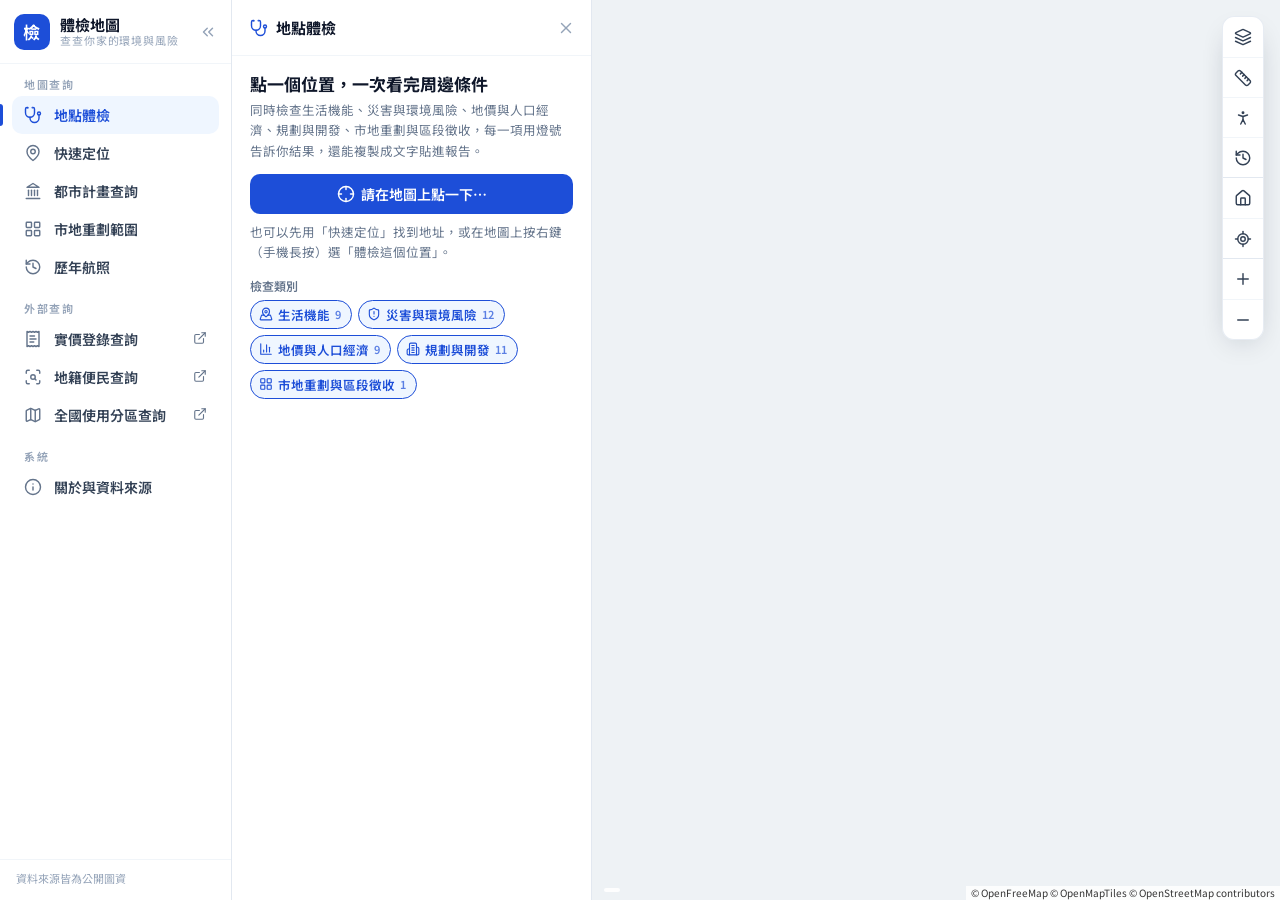
<file: index.html>
<!DOCTYPE html>
<html lang="zh-Hant">
<head>
<meta charset="utf-8">
<meta name="viewport" content="width=device-width, initial-scale=1">
<title>體檢地圖</title>
<meta http-equiv="refresh" content="0; url=platform/">
<link rel="canonical" href="platform/">
<style>
:root{--bg:#fff;--fg:#1d1d1f;--muted:#666;--acc:#1d4ed8}
@media (prefers-color-scheme:dark){:root:not([data-theme="light"]){--bg:#1b1b1d;--fg:#eee;--muted:#aaa;--acc:#93c5fd}}
:root[data-theme="dark"]{--bg:#1b1b1d;--fg:#eee;--muted:#aaa;--acc:#93c5fd}
html,body{margin:0;background:var(--bg);color:var(--fg);font-family:"Noto Sans TC","Microsoft JhengHei",system-ui,sans-serif}
main{max-width:560px;margin:15vh auto 0;padding:0 16px;line-height:1.7}
a{color:var(--acc)} p{color:var(--muted)}
</style>
</head>
<body>
<main>
  <h1>體檢地圖</h1>
  <p>正在前往整合版地圖⋯ 如果沒有自動跳轉，請點 <a href="platform/">開啟體檢地圖</a>。</p>
  <p>舊版「六都市地重劃與區段徵收地圖」（含完整清單與圖層下載）：<a href="legacy/">legacy/</a></p>
</main>
<script>location.replace('platform/' + location.search + location.hash)</script>
</body>
</html>
</file>
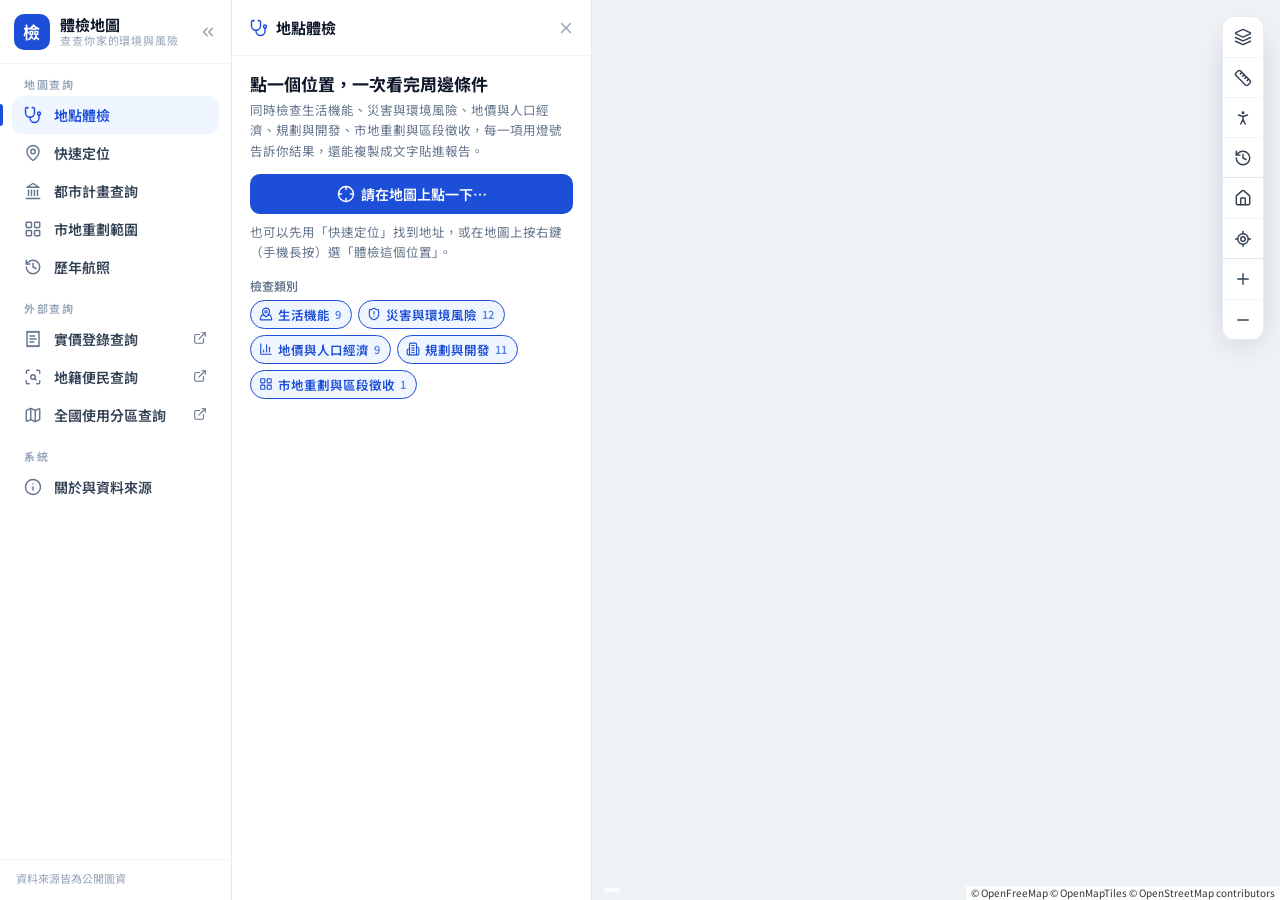
<file: platform/index.html>
<!doctype html>
<html lang="zh-Hant-TW">
<head>
  <meta charset="utf-8">
  <meta name="viewport" content="width=device-width, initial-scale=1, viewport-fit=cover">
  <title>體檢地圖</title>
  <meta name="description" content="輸入地址或在地圖上點一下，就能查你家附近的淹水、液化、斷層等災害風險，以及生活機能、都市計畫分區、重劃與開發計畫。全部使用政府公開資料，免登入、免費。">
  <link rel="preconnect" href="https://fonts.googleapis.com">
  <link rel="preconnect" href="https://fonts.gstatic.com" crossorigin>
  <link href="https://fonts.googleapis.com/css2?family=Noto+Sans+TC:wght@400;500;600;700&display=swap" rel="stylesheet">
  <link rel="stylesheet" href="vendor/leaflet.css">
  <link rel="stylesheet" href="vendor/maplibre-gl.css">
  <link rel="stylesheet" href="css/app.css">
</head>
<body>
  <div id="app">
    <!-- 左側功能選單 -->
    <aside id="sidebar" class="sidebar">
      <div class="brand">
        <button class="brand-mark" id="brandMark" type="button" aria-label="展開或收合選單"></button>
        <div class="brand-text">
          <div class="brand-name" id="brandName"></div>
          <div class="brand-sub" id="brandSub"></div>
        </div>
        <button class="icon-btn collapse-btn" id="collapseBtn" type="button" title="收合選單"><i data-lucide="chevrons-left"></i></button>
      </div>
      <nav class="nav" id="nav"></nav>
      <div class="sidebar-foot">
        <span class="foot-text">資料來源皆為公開圖資</span>
      </div>
    </aside>

    <!-- 左側滑出面板 -->
    <section id="panel" class="panel" hidden>
      <header class="panel-head">
        <div class="panel-title"></div>
        <button class="icon-btn" id="panelClose" type="button" aria-label="關閉"><i data-lucide="x"></i></button>
      </header>
      <div class="panel-body" id="panelBody"></div>
    </section>

    <!-- 地圖 -->
    <main class="map-wrap">
      <div id="map"></div>

      <!-- 右上工具列 -->
      <div class="tool-dock" id="toolDock"></div>

      <!-- 右側圖層面板 -->
      <section id="layerPanel" class="layer-panel" hidden>
        <header class="panel-head">
          <div class="panel-title"><i data-lucide="layers"></i><span>圖層與底圖</span></div>
          <button class="icon-btn" id="layerClose" type="button" aria-label="關閉"><i data-lucide="x"></i></button>
        </header>
        <div class="panel-body" id="layerBody"></div>
      </section>

      <!-- 量測結果 -->
      <div class="measure-bar" id="measureBar" hidden></div>

      <!-- 歷年航照比對 -->
      <div class="swipe-handle" id="swipeHandle" hidden><div class="swipe-knob"></div></div>
      <div class="swipe-bar" id="swipeBar" hidden></div>

      <!-- 座標列 -->
      <div class="coord-bar" id="coordBar"></div>

      <div class="toast" id="toast" role="status" aria-live="polite"></div>
    </main>
  </div>

  <!-- 列印用：地點體檢報告（平常不顯示） -->
  <div id="printSheet" class="print-sheet"></div>

  <!-- 右鍵選單 -->
  <div class="ctx-menu" id="ctxMenu" hidden></div>

  <script src="vendor/leaflet.js"></script>
  <script src="vendor/maplibre-gl.js"></script>
  <script src="vendor/leaflet-maplibre-gl.js"></script>
  <script src="vendor/proj4.js"></script>
  <script src="vendor/lucide.min.js"></script>
  <script src="js/config.js"></script>
  <script src="js/catalog.js"></script>
  <script src="js/gis-core.js"></script>
  <script>
    // 圖資包：每包一個資料夾 packs/<id>/pack.js。少了哪一包（檔案不存在）只是那一包不出現，不影響其他功能。
    // 測試或試用時可用網址參數指定：?packs=living,risk
    (function () {
      var want = new URLSearchParams(location.search).get('packs')
      var ids = (want === null ? 'living,risk,economy,planning,landdev' : want).split(',').filter(function (s) { return /^[\w-]+$/.test(s) })
      window.GIS_PACK_ERRORS = []
      ids.forEach(function (id) {
        document.write('<script src="packs/' + id + '/pack.js" onerror="GIS_PACK_ERRORS.push(\'' + id + '\')"><\/script>')
      })
    })()
  </script>
  <script src="js/app.js"></script>
  <script src="js/packs-ui.js"></script>
  <script src="js/sitecheck.js"></script>
  <script src="js/timeline.js"></script>
</body>
</html>
</file>
<file: platform/vendor/leaflet.css>
/* required styles */

.leaflet-pane,
.leaflet-tile,
.leaflet-marker-icon,
.leaflet-marker-shadow,
.leaflet-tile-container,
.leaflet-pane > svg,
.leaflet-pane > canvas,
.leaflet-zoom-box,
.leaflet-image-layer,
.leaflet-layer {
	position: absolute;
	left: 0;
	top: 0;
	}
.leaflet-container {
	overflow: hidden;
	}
.leaflet-tile,
.leaflet-marker-icon,
.leaflet-marker-shadow {
	-webkit-user-select: none;
	   -moz-user-select: none;
	        user-select: none;
	  -webkit-user-drag: none;
	}
/* Prevents IE11 from highlighting tiles in blue */
.leaflet-tile::selection {
	background: transparent;
}
/* Safari renders non-retina tile on retina better with this, but Chrome is worse */
.leaflet-safari .leaflet-tile {
	image-rendering: -webkit-optimize-contrast;
	}
/* hack that prevents hw layers "stretching" when loading new tiles */
.leaflet-safari .leaflet-tile-container {
	width: 1600px;
	height: 1600px;
	-webkit-transform-origin: 0 0;
	}
.leaflet-marker-icon,
.leaflet-marker-shadow {
	display: block;
	}
/* .leaflet-container svg: reset svg max-width decleration shipped in Joomla! (joomla.org) 3.x */
/* .leaflet-container img: map is broken in FF if you have max-width: 100% on tiles */
.leaflet-container .leaflet-overlay-pane svg {
	max-width: none !important;
	max-height: none !important;
	}
.leaflet-container .leaflet-marker-pane img,
.leaflet-container .leaflet-shadow-pane img,
.leaflet-container .leaflet-tile-pane img,
.leaflet-container img.leaflet-image-layer,
.leaflet-container .leaflet-tile {
	max-width: none !important;
	max-height: none !important;
	width: auto;
	padding: 0;
	}

.leaflet-container img.leaflet-tile {
	/* See: https://bugs.chromium.org/p/chromium/issues/detail?id=600120 */
	mix-blend-mode: plus-lighter;
}

.leaflet-container.leaflet-touch-zoom {
	-ms-touch-action: pan-x pan-y;
	touch-action: pan-x pan-y;
	}
.leaflet-container.leaflet-touch-drag {
	-ms-touch-action: pinch-zoom;
	/* Fallback for FF which doesn't support pinch-zoom */
	touch-action: none;
	touch-action: pinch-zoom;
}
.leaflet-container.leaflet-touch-drag.leaflet-touch-zoom {
	-ms-touch-action: none;
	touch-action: none;
}
.leaflet-container {
	-webkit-tap-highlight-color: transparent;
}
.leaflet-container a {
	-webkit-tap-highlight-color: rgba(51, 181, 229, 0.4);
}
.leaflet-tile {
	filter: inherit;
	visibility: hidden;
	}
.leaflet-tile-loaded {
	visibility: inherit;
	}
.leaflet-zoom-box {
	width: 0;
	height: 0;
	-moz-box-sizing: border-box;
	     box-sizing: border-box;
	z-index: 800;
	}
/* workaround for https://bugzilla.mozilla.org/show_bug.cgi?id=888319 */
.leaflet-overlay-pane svg {
	-moz-user-select: none;
	}

.leaflet-pane         { z-index: 400; }

.leaflet-tile-pane    { z-index: 200; }
.leaflet-overlay-pane { z-index: 400; }
.leaflet-shadow-pane  { z-index: 500; }
.leaflet-marker-pane  { z-index: 600; }
.leaflet-tooltip-pane   { z-index: 650; }
.leaflet-popup-pane   { z-index: 700; }

.leaflet-map-pane canvas { z-index: 100; }
.leaflet-map-pane svg    { z-index: 200; }

.leaflet-vml-shape {
	width: 1px;
	height: 1px;
	}
.lvml {
	behavior: url(#default#VML);
	display: inline-block;
	position: absolute;
	}


/* control positioning */

.leaflet-control {
	position: relative;
	z-index: 800;
	pointer-events: visiblePainted; /* IE 9-10 doesn't have auto */
	pointer-events: auto;
	}
.leaflet-top,
.leaflet-bottom {
	position: absolute;
	z-index: 1000;
	pointer-events: none;
	}
.leaflet-top {
	top: 0;
	}
.leaflet-right {
	right: 0;
	}
.leaflet-bottom {
	bottom: 0;
	}
.leaflet-left {
	left: 0;
	}
.leaflet-control {
	float: left;
	clear: both;
	}
.leaflet-right .leaflet-control {
	float: right;
	}
.leaflet-top .leaflet-control {
	margin-top: 10px;
	}
.leaflet-bottom .leaflet-control {
	margin-bottom: 10px;
	}
.leaflet-left .leaflet-control {
	margin-left: 10px;
	}
.leaflet-right .leaflet-control {
	margin-right: 10px;
	}


/* zoom and fade animations */

.leaflet-fade-anim .leaflet-popup {
	opacity: 0;
	-webkit-transition: opacity 0.2s linear;
	   -moz-transition: opacity 0.2s linear;
	        transition: opacity 0.2s linear;
	}
.leaflet-fade-anim .leaflet-map-pane .leaflet-popup {
	opacity: 1;
	}
.leaflet-zoom-animated {
	-webkit-transform-origin: 0 0;
	    -ms-transform-origin: 0 0;
	        transform-origin: 0 0;
	}
svg.leaflet-zoom-animated {
	will-change: transform;
}

.leaflet-zoom-anim .leaflet-zoom-animated {
	-webkit-transition: -webkit-transform 0.25s cubic-bezier(0,0,0.25,1);
	   -moz-transition:    -moz-transform 0.25s cubic-bezier(0,0,0.25,1);
	        transition:         transform 0.25s cubic-bezier(0,0,0.25,1);
	}
.leaflet-zoom-anim .leaflet-tile,
.leaflet-pan-anim .leaflet-tile {
	-webkit-transition: none;
	   -moz-transition: none;
	        transition: none;
	}

.leaflet-zoom-anim .leaflet-zoom-hide {
	visibility: hidden;
	}


/* cursors */

.leaflet-interactive {
	cursor: pointer;
	}
.leaflet-grab {
	cursor: -webkit-grab;
	cursor:    -moz-grab;
	cursor:         grab;
	}
.leaflet-crosshair,
.leaflet-crosshair .leaflet-interactive {
	cursor: crosshair;
	}
.leaflet-popup-pane,
.leaflet-control {
	cursor: auto;
	}
.leaflet-dragging .leaflet-grab,
.leaflet-dragging .leaflet-grab .leaflet-interactive,
.leaflet-dragging .leaflet-marker-draggable {
	cursor: move;
	cursor: -webkit-grabbing;
	cursor:    -moz-grabbing;
	cursor:         grabbing;
	}

/* marker & overlays interactivity */
.leaflet-marker-icon,
.leaflet-marker-shadow,
.leaflet-image-layer,
.leaflet-pane > svg path,
.leaflet-tile-container {
	pointer-events: none;
	}

.leaflet-marker-icon.leaflet-interactive,
.leaflet-image-layer.leaflet-interactive,
.leaflet-pane > svg path.leaflet-interactive,
svg.leaflet-image-layer.leaflet-interactive path {
	pointer-events: visiblePainted; /* IE 9-10 doesn't have auto */
	pointer-events: auto;
	}

/* visual tweaks */

.leaflet-container {
	background: #ddd;
	outline-offset: 1px;
	}
.leaflet-container a {
	color: #0078A8;
	}
.leaflet-zoom-box {
	border: 2px dotted #38f;
	background: rgba(255,255,255,0.5);
	}


/* general typography */
.leaflet-container {
	font-family: "Helvetica Neue", Arial, Helvetica, sans-serif;
	font-size: 12px;
	font-size: 0.75rem;
	line-height: 1.5;
	}


/* general toolbar styles */

.leaflet-bar {
	box-shadow: 0 1px 5px rgba(0,0,0,0.65);
	border-radius: 4px;
	}
.leaflet-bar a {
	background-color: #fff;
	border-bottom: 1px solid #ccc;
	width: 26px;
	height: 26px;
	line-height: 26px;
	display: block;
	text-align: center;
	text-decoration: none;
	color: black;
	}
.leaflet-bar a,
.leaflet-control-layers-toggle {
	background-position: 50% 50%;
	background-repeat: no-repeat;
	display: block;
	}
.leaflet-bar a:hover,
.leaflet-bar a:focus {
	background-color: #f4f4f4;
	}
.leaflet-bar a:first-child {
	border-top-left-radius: 4px;
	border-top-right-radius: 4px;
	}
.leaflet-bar a:last-child {
	border-bottom-left-radius: 4px;
	border-bottom-right-radius: 4px;
	border-bottom: none;
	}
.leaflet-bar a.leaflet-disabled {
	cursor: default;
	background-color: #f4f4f4;
	color: #bbb;
	}

.leaflet-touch .leaflet-bar a {
	width: 30px;
	height: 30px;
	line-height: 30px;
	}
.leaflet-touch .leaflet-bar a:first-child {
	border-top-left-radius: 2px;
	border-top-right-radius: 2px;
	}
.leaflet-touch .leaflet-bar a:last-child {
	border-bottom-left-radius: 2px;
	border-bottom-right-radius: 2px;
	}

/* zoom control */

.leaflet-control-zoom-in,
.leaflet-control-zoom-out {
	font: bold 18px 'Lucida Console', Monaco, monospace;
	text-indent: 1px;
	}

.leaflet-touch .leaflet-control-zoom-in, .leaflet-touch .leaflet-control-zoom-out  {
	font-size: 22px;
	}


/* layers control */

.leaflet-control-layers {
	box-shadow: 0 1px 5px rgba(0,0,0,0.4);
	background: #fff;
	border-radius: 5px;
	}
.leaflet-control-layers-toggle {
	background-image: url(images/layers.png);
	width: 36px;
	height: 36px;
	}
.leaflet-retina .leaflet-control-layers-toggle {
	background-image: url(images/layers-2x.png);
	background-size: 26px 26px;
	}
.leaflet-touch .leaflet-control-layers-toggle {
	width: 44px;
	height: 44px;
	}
.leaflet-control-layers .leaflet-control-layers-list,
.leaflet-control-layers-expanded .leaflet-control-layers-toggle {
	display: none;
	}
.leaflet-control-layers-expanded .leaflet-control-layers-list {
	display: block;
	position: relative;
	}
.leaflet-control-layers-expanded {
	padding: 6px 10px 6px 6px;
	color: #333;
	background: #fff;
	}
.leaflet-control-layers-scrollbar {
	overflow-y: scroll;
	overflow-x: hidden;
	padding-right: 5px;
	}
.leaflet-control-layers-selector {
	margin-top: 2px;
	position: relative;
	top: 1px;
	}
.leaflet-control-layers label {
	display: block;
	font-size: 13px;
	font-size: 1.08333em;
	}
.leaflet-control-layers-separator {
	height: 0;
	border-top: 1px solid #ddd;
	margin: 5px -10px 5px -6px;
	}

/* Default icon URLs */
.leaflet-default-icon-path { /* used only in path-guessing heuristic, see L.Icon.Default */
	background-image: url(images/marker-icon.png);
	}


/* attribution and scale controls */

.leaflet-container .leaflet-control-attribution {
	background: #fff;
	background: rgba(255, 255, 255, 0.8);
	margin: 0;
	}
.leaflet-control-attribution,
.leaflet-control-scale-line {
	padding: 0 5px;
	color: #333;
	line-height: 1.4;
	}
.leaflet-control-attribution a {
	text-decoration: none;
	}
.leaflet-control-attribution a:hover,
.leaflet-control-attribution a:focus {
	text-decoration: underline;
	}
.leaflet-attribution-flag {
	display: inline !important;
	vertical-align: baseline !important;
	width: 1em;
	height: 0.6669em;
	}
.leaflet-left .leaflet-control-scale {
	margin-left: 5px;
	}
.leaflet-bottom .leaflet-control-scale {
	margin-bottom: 5px;
	}
.leaflet-control-scale-line {
	border: 2px solid #777;
	border-top: none;
	line-height: 1.1;
	padding: 2px 5px 1px;
	white-space: nowrap;
	-moz-box-sizing: border-box;
	     box-sizing: border-box;
	background: rgba(255, 255, 255, 0.8);
	text-shadow: 1px 1px #fff;
	}
.leaflet-control-scale-line:not(:first-child) {
	border-top: 2px solid #777;
	border-bottom: none;
	margin-top: -2px;
	}
.leaflet-control-scale-line:not(:first-child):not(:last-child) {
	border-bottom: 2px solid #777;
	}

.leaflet-touch .leaflet-control-attribution,
.leaflet-touch .leaflet-control-layers,
.leaflet-touch .leaflet-bar {
	box-shadow: none;
	}
.leaflet-touch .leaflet-control-layers,
.leaflet-touch .leaflet-bar {
	border: 2px solid rgba(0,0,0,0.2);
	background-clip: padding-box;
	}


/* popup */

.leaflet-popup {
	position: absolute;
	text-align: center;
	margin-bottom: 20px;
	}
.leaflet-popup-content-wrapper {
	padding: 1px;
	text-align: left;
	border-radius: 12px;
	}
.leaflet-popup-content {
	margin: 13px 24px 13px 20px;
	line-height: 1.3;
	font-size: 13px;
	font-size: 1.08333em;
	min-height: 1px;
	}
.leaflet-popup-content p {
	margin: 17px 0;
	margin: 1.3em 0;
	}
.leaflet-popup-tip-container {
	width: 40px;
	height: 20px;
	position: absolute;
	left: 50%;
	margin-top: -1px;
	margin-left: -20px;
	overflow: hidden;
	pointer-events: none;
	}
.leaflet-popup-tip {
	width: 17px;
	height: 17px;
	padding: 1px;

	margin: -10px auto 0;
	pointer-events: auto;

	-webkit-transform: rotate(45deg);
	   -moz-transform: rotate(45deg);
	    -ms-transform: rotate(45deg);
	        transform: rotate(45deg);
	}
.leaflet-popup-content-wrapper,
.leaflet-popup-tip {
	background: white;
	color: #333;
	box-shadow: 0 3px 14px rgba(0,0,0,0.4);
	}
.leaflet-container a.leaflet-popup-close-button {
	position: absolute;
	top: 0;
	right: 0;
	border: none;
	text-align: center;
	width: 24px;
	height: 24px;
	font: 16px/24px Tahoma, Verdana, sans-serif;
	color: #757575;
	text-decoration: none;
	background: transparent;
	}
.leaflet-container a.leaflet-popup-close-button:hover,
.leaflet-container a.leaflet-popup-close-button:focus {
	color: #585858;
	}
.leaflet-popup-scrolled {
	overflow: auto;
	}

.leaflet-oldie .leaflet-popup-content-wrapper {
	-ms-zoom: 1;
	}
.leaflet-oldie .leaflet-popup-tip {
	width: 24px;
	margin: 0 auto;

	-ms-filter: "progid:DXImageTransform.Microsoft.Matrix(M11=0.70710678, M12=0.70710678, M21=-0.70710678, M22=0.70710678)";
	filter: progid:DXImageTransform.Microsoft.Matrix(M11=0.70710678, M12=0.70710678, M21=-0.70710678, M22=0.70710678);
	}

.leaflet-oldie .leaflet-control-zoom,
.leaflet-oldie .leaflet-control-layers,
.leaflet-oldie .leaflet-popup-content-wrapper,
.leaflet-oldie .leaflet-popup-tip {
	border: 1px solid #999;
	}


/* div icon */

.leaflet-div-icon {
	background: #fff;
	border: 1px solid #666;
	}


/* Tooltip */
/* Base styles for the element that has a tooltip */
.leaflet-tooltip {
	position: absolute;
	padding: 6px;
	background-color: #fff;
	border: 1px solid #fff;
	border-radius: 3px;
	color: #222;
	white-space: nowrap;
	-webkit-user-select: none;
	-moz-user-select: none;
	-ms-user-select: none;
	user-select: none;
	pointer-events: none;
	box-shadow: 0 1px 3px rgba(0,0,0,0.4);
	}
.leaflet-tooltip.leaflet-interactive {
	cursor: pointer;
	pointer-events: auto;
	}
.leaflet-tooltip-top:before,
.leaflet-tooltip-bottom:before,
.leaflet-tooltip-left:before,
.leaflet-tooltip-right:before {
	position: absolute;
	pointer-events: none;
	border: 6px solid transparent;
	background: transparent;
	content: "";
	}

/* Directions */

.leaflet-tooltip-bottom {
	margin-top: 6px;
}
.leaflet-tooltip-top {
	margin-top: -6px;
}
.leaflet-tooltip-bottom:before,
.leaflet-tooltip-top:before {
	left: 50%;
	margin-left: -6px;
	}
.leaflet-tooltip-top:before {
	bottom: 0;
	margin-bottom: -12px;
	border-top-color: #fff;
	}
.leaflet-tooltip-bottom:before {
	top: 0;
	margin-top: -12px;
	margin-left: -6px;
	border-bottom-color: #fff;
	}
.leaflet-tooltip-left {
	margin-left: -6px;
}
.leaflet-tooltip-right {
	margin-left: 6px;
}
.leaflet-tooltip-left:before,
.leaflet-tooltip-right:before {
	top: 50%;
	margin-top: -6px;
	}
.leaflet-tooltip-left:before {
	right: 0;
	margin-right: -12px;
	border-left-color: #fff;
	}
.leaflet-tooltip-right:before {
	left: 0;
	margin-left: -12px;
	border-right-color: #fff;
	}

/* Printing */

@media print {
	/* Prevent printers from removing background-images of controls. */
	.leaflet-control {
		-webkit-print-color-adjust: exact;
		print-color-adjust: exact;
		}
	}
</file>
<file: platform/vendor/maplibre-gl.css>
.maplibregl-map{font:12px/20px Helvetica Neue,Arial,Helvetica,sans-serif;overflow:hidden;position:relative;-webkit-tap-highlight-color:rgb(0 0 0/0)}.maplibregl-canvas{left:0;position:absolute;top:0}.maplibregl-map:fullscreen{height:100%;width:100%}.maplibregl-ctrl-group button.maplibregl-ctrl-compass{touch-action:none}.maplibregl-canvas-container.maplibregl-interactive,.maplibregl-ctrl-group button.maplibregl-ctrl-compass{cursor:grab;-webkit-user-select:none;-moz-user-select:none;user-select:none}.maplibregl-canvas-container.maplibregl-interactive.maplibregl-track-pointer{cursor:pointer}.maplibregl-canvas-container.maplibregl-interactive:active,.maplibregl-ctrl-group button.maplibregl-ctrl-compass:active{cursor:grabbing}.maplibregl-canvas-container.maplibregl-touch-zoom-rotate,.maplibregl-canvas-container.maplibregl-touch-zoom-rotate .maplibregl-canvas{touch-action:pan-x pan-y}.maplibregl-canvas-container.maplibregl-touch-drag-pan,.maplibregl-canvas-container.maplibregl-touch-drag-pan .maplibregl-canvas{touch-action:pinch-zoom}.maplibregl-canvas-container.maplibregl-touch-zoom-rotate.maplibregl-touch-drag-pan,.maplibregl-canvas-container.maplibregl-touch-zoom-rotate.maplibregl-touch-drag-pan .maplibregl-canvas{touch-action:none}.maplibregl-canvas-container.maplibregl-touch-drag-pan.maplibregl-cooperative-gestures,.maplibregl-canvas-container.maplibregl-touch-drag-pan.maplibregl-cooperative-gestures .maplibregl-canvas{touch-action:pan-x pan-y}.maplibregl-ctrl-bottom-left,.maplibregl-ctrl-bottom-right,.maplibregl-ctrl-top-left,.maplibregl-ctrl-top-right{pointer-events:none;position:absolute;z-index:2}.maplibregl-ctrl-top-left{left:0;top:0}.maplibregl-ctrl-top-right{right:0;top:0}.maplibregl-ctrl-bottom-left{bottom:0;left:0}.maplibregl-ctrl-bottom-right{bottom:0;right:0}.maplibregl-ctrl{clear:both;pointer-events:auto;transform:translate(0)}.maplibregl-ctrl-top-left .maplibregl-ctrl{float:left;margin:10px 0 0 10px}.maplibregl-ctrl-top-right .maplibregl-ctrl{float:right;margin:10px 10px 0 0}.maplibregl-ctrl-bottom-left .maplibregl-ctrl{float:left;margin:0 0 10px 10px}.maplibregl-ctrl-bottom-right .maplibregl-ctrl{float:right;margin:0 10px 10px 0}.maplibregl-ctrl-group{background:#fff;border-radius:4px}.maplibregl-ctrl-group:not(:empty){box-shadow:0 0 0 2px rgba(0,0,0,.1)}@media (forced-colors:active){.maplibregl-ctrl-group:not(:empty){box-shadow:0 0 0 2px ButtonText}}.maplibregl-ctrl-group button{background-color:transparent;border:0;box-sizing:border-box;cursor:pointer;display:block;height:29px;outline:none;padding:0;width:29px}.maplibregl-ctrl-group button+button{border-top:1px solid #ddd}.maplibregl-ctrl button .maplibregl-ctrl-icon{background-position:50%;background-repeat:no-repeat;display:block;height:100%;width:100%}@media (forced-colors:active){.maplibregl-ctrl-icon{background-color:transparent}.maplibregl-ctrl-group button+button{border-top:1px solid ButtonText}}.maplibregl-ctrl button::-moz-focus-inner{border:0;padding:0}.maplibregl-ctrl-attrib-button:focus,.maplibregl-ctrl-group button:focus{box-shadow:0 0 2px 2px #0096ff}.maplibregl-ctrl button:disabled{cursor:not-allowed}.maplibregl-ctrl button:disabled .maplibregl-ctrl-icon{opacity:.25}.maplibregl-ctrl button:not(:disabled):hover{background-color:rgb(0 0 0/5%)}.maplibregl-ctrl-group button:focus:focus-visible{box-shadow:0 0 2px 2px #0096ff}.maplibregl-ctrl-group button:focus:not(:focus-visible){box-shadow:none}.maplibregl-ctrl-group button:focus:first-child{border-radius:4px 4px 0 0}.maplibregl-ctrl-group button:focus:last-child{border-radius:0 0 4px 4px}.maplibregl-ctrl-group button:focus:only-child{border-radius:inherit}.maplibregl-ctrl button.maplibregl-ctrl-zoom-out .maplibregl-ctrl-icon{background-image:url("data:image/svg+xml;charset=utf-8,%3Csvg xmlns='http://www.w3.org/2000/svg' width='29' height='29' fill='%23333' viewBox='0 0 29 29'%3E%3Cpath d='M10 13c-.75 0-1.5.75-1.5 1.5S9.25 16 10 16h9c.75 0 1.5-.75 1.5-1.5S19.75 13 19 13z'/%3E%3C/svg%3E")}.maplibregl-ctrl button.maplibregl-ctrl-zoom-in .maplibregl-ctrl-icon{background-image:url("data:image/svg+xml;charset=utf-8,%3Csvg xmlns='http://www.w3.org/2000/svg' width='29' height='29' fill='%23333' viewBox='0 0 29 29'%3E%3Cpath d='M14.5 8.5c-.75 0-1.5.75-1.5 1.5v3h-3c-.75 0-1.5.75-1.5 1.5S9.25 16 10 16h3v3c0 .75.75 1.5 1.5 1.5S16 19.75 16 19v-3h3c.75 0 1.5-.75 1.5-1.5S19.75 13 19 13h-3v-3c0-.75-.75-1.5-1.5-1.5'/%3E%3C/svg%3E")}@media (forced-colors:active){.maplibregl-ctrl button.maplibregl-ctrl-zoom-out .maplibregl-ctrl-icon{background-image:url("data:image/svg+xml;charset=utf-8,%3Csvg xmlns='http://www.w3.org/2000/svg' width='29' height='29' fill='%23fff' viewBox='0 0 29 29'%3E%3Cpath d='M10 13c-.75 0-1.5.75-1.5 1.5S9.25 16 10 16h9c.75 0 1.5-.75 1.5-1.5S19.75 13 19 13z'/%3E%3C/svg%3E")}.maplibregl-ctrl button.maplibregl-ctrl-zoom-in .maplibregl-ctrl-icon{background-image:url("data:image/svg+xml;charset=utf-8,%3Csvg xmlns='http://www.w3.org/2000/svg' width='29' height='29' fill='%23fff' viewBox='0 0 29 29'%3E%3Cpath d='M14.5 8.5c-.75 0-1.5.75-1.5 1.5v3h-3c-.75 0-1.5.75-1.5 1.5S9.25 16 10 16h3v3c0 .75.75 1.5 1.5 1.5S16 19.75 16 19v-3h3c.75 0 1.5-.75 1.5-1.5S19.75 13 19 13h-3v-3c0-.75-.75-1.5-1.5-1.5'/%3E%3C/svg%3E")}}@media (forced-colors:active) and (prefers-color-scheme:light){.maplibregl-ctrl button.maplibregl-ctrl-zoom-out .maplibregl-ctrl-icon{background-image:url("data:image/svg+xml;charset=utf-8,%3Csvg xmlns='http://www.w3.org/2000/svg' width='29' height='29' viewBox='0 0 29 29'%3E%3Cpath d='M10 13c-.75 0-1.5.75-1.5 1.5S9.25 16 10 16h9c.75 0 1.5-.75 1.5-1.5S19.75 13 19 13z'/%3E%3C/svg%3E")}.maplibregl-ctrl button.maplibregl-ctrl-zoom-in .maplibregl-ctrl-icon{background-image:url("data:image/svg+xml;charset=utf-8,%3Csvg xmlns='http://www.w3.org/2000/svg' width='29' height='29' viewBox='0 0 29 29'%3E%3Cpath d='M14.5 8.5c-.75 0-1.5.75-1.5 1.5v3h-3c-.75 0-1.5.75-1.5 1.5S9.25 16 10 16h3v3c0 .75.75 1.5 1.5 1.5S16 19.75 16 19v-3h3c.75 0 1.5-.75 1.5-1.5S19.75 13 19 13h-3v-3c0-.75-.75-1.5-1.5-1.5'/%3E%3C/svg%3E")}}.maplibregl-ctrl button.maplibregl-ctrl-fullscreen .maplibregl-ctrl-icon{background-image:url("data:image/svg+xml;charset=utf-8,%3Csvg xmlns='http://www.w3.org/2000/svg' width='29' height='29' fill='%23333' viewBox='0 0 29 29'%3E%3Cpath d='M24 16v5.5c0 1.75-.75 2.5-2.5 2.5H16v-1l3-1.5-4-5.5 1-1 5.5 4 1.5-3zM6 16l1.5 3 5.5-4 1 1-4 5.5 3 1.5v1H7.5C5.75 24 5 23.25 5 21.5V16zm7-11v1l-3 1.5 4 5.5-1 1-5.5-4L6 13H5V7.5C5 5.75 5.75 5 7.5 5zm11 2.5c0-1.75-.75-2.5-2.5-2.5H16v1l3 1.5-4 5.5 1 1 5.5-4 1.5 3h1z'/%3E%3C/svg%3E")}.maplibregl-ctrl button.maplibregl-ctrl-shrink .maplibregl-ctrl-icon{background-image:url("data:image/svg+xml;charset=utf-8,%3Csvg xmlns='http://www.w3.org/2000/svg' width='29' height='29' viewBox='0 0 29 29'%3E%3Cpath d='M18.5 16c-1.75 0-2.5.75-2.5 2.5V24h1l1.5-3 5.5 4 1-1-4-5.5 3-1.5v-1zM13 18.5c0-1.75-.75-2.5-2.5-2.5H5v1l3 1.5L4 24l1 1 5.5-4 1.5 3h1zm3-8c0 1.75.75 2.5 2.5 2.5H24v-1l-3-1.5L25 5l-1-1-5.5 4L17 5h-1zM10.5 13c1.75 0 2.5-.75 2.5-2.5V5h-1l-1.5 3L5 4 4 5l4 5.5L5 12v1z'/%3E%3C/svg%3E")}@media (forced-colors:active){.maplibregl-ctrl button.maplibregl-ctrl-fullscreen .maplibregl-ctrl-icon{background-image:url("data:image/svg+xml;charset=utf-8,%3Csvg xmlns='http://www.w3.org/2000/svg' width='29' height='29' fill='%23fff' viewBox='0 0 29 29'%3E%3Cpath d='M24 16v5.5c0 1.75-.75 2.5-2.5 2.5H16v-1l3-1.5-4-5.5 1-1 5.5 4 1.5-3zM6 16l1.5 3 5.5-4 1 1-4 5.5 3 1.5v1H7.5C5.75 24 5 23.25 5 21.5V16zm7-11v1l-3 1.5 4 5.5-1 1-5.5-4L6 13H5V7.5C5 5.75 5.75 5 7.5 5zm11 2.5c0-1.75-.75-2.5-2.5-2.5H16v1l3 1.5-4 5.5 1 1 5.5-4 1.5 3h1z'/%3E%3C/svg%3E")}.maplibregl-ctrl button.maplibregl-ctrl-shrink .maplibregl-ctrl-icon{background-image:url("data:image/svg+xml;charset=utf-8,%3Csvg xmlns='http://www.w3.org/2000/svg' width='29' height='29' fill='%23fff' viewBox='0 0 29 29'%3E%3Cpath d='M18.5 16c-1.75 0-2.5.75-2.5 2.5V24h1l1.5-3 5.5 4 1-1-4-5.5 3-1.5v-1zM13 18.5c0-1.75-.75-2.5-2.5-2.5H5v1l3 1.5L4 24l1 1 5.5-4 1.5 3h1zm3-8c0 1.75.75 2.5 2.5 2.5H24v-1l-3-1.5L25 5l-1-1-5.5 4L17 5h-1zM10.5 13c1.75 0 2.5-.75 2.5-2.5V5h-1l-1.5 3L5 4 4 5l4 5.5L5 12v1z'/%3E%3C/svg%3E")}}@media (forced-colors:active) and (prefers-color-scheme:light){.maplibregl-ctrl button.maplibregl-ctrl-fullscreen .maplibregl-ctrl-icon{background-image:url("data:image/svg+xml;charset=utf-8,%3Csvg xmlns='http://www.w3.org/2000/svg' width='29' height='29' viewBox='0 0 29 29'%3E%3Cpath d='M24 16v5.5c0 1.75-.75 2.5-2.5 2.5H16v-1l3-1.5-4-5.5 1-1 5.5 4 1.5-3zM6 16l1.5 3 5.5-4 1 1-4 5.5 3 1.5v1H7.5C5.75 24 5 23.25 5 21.5V16zm7-11v1l-3 1.5 4 5.5-1 1-5.5-4L6 13H5V7.5C5 5.75 5.75 5 7.5 5zm11 2.5c0-1.75-.75-2.5-2.5-2.5H16v1l3 1.5-4 5.5 1 1 5.5-4 1.5 3h1z'/%3E%3C/svg%3E")}.maplibregl-ctrl button.maplibregl-ctrl-shrink .maplibregl-ctrl-icon{background-image:url("data:image/svg+xml;charset=utf-8,%3Csvg xmlns='http://www.w3.org/2000/svg' width='29' height='29' viewBox='0 0 29 29'%3E%3Cpath d='M18.5 16c-1.75 0-2.5.75-2.5 2.5V24h1l1.5-3 5.5 4 1-1-4-5.5 3-1.5v-1zM13 18.5c0-1.75-.75-2.5-2.5-2.5H5v1l3 1.5L4 24l1 1 5.5-4 1.5 3h1zm3-8c0 1.75.75 2.5 2.5 2.5H24v-1l-3-1.5L25 5l-1-1-5.5 4L17 5h-1zM10.5 13c1.75 0 2.5-.75 2.5-2.5V5h-1l-1.5 3L5 4 4 5l4 5.5L5 12v1z'/%3E%3C/svg%3E")}}.maplibregl-ctrl button.maplibregl-ctrl-compass .maplibregl-ctrl-icon{background-image:url("data:image/svg+xml;charset=utf-8,%3Csvg xmlns='http://www.w3.org/2000/svg' width='29' height='29' fill='%23333' viewBox='0 0 29 29'%3E%3Cpath d='m10.5 14 4-8 4 8z'/%3E%3Cpath fill='%23ccc' d='m10.5 16 4 8 4-8z'/%3E%3C/svg%3E")}@media (forced-colors:active){.maplibregl-ctrl button.maplibregl-ctrl-compass .maplibregl-ctrl-icon{background-image:url("data:image/svg+xml;charset=utf-8,%3Csvg xmlns='http://www.w3.org/2000/svg' width='29' height='29' fill='%23fff' viewBox='0 0 29 29'%3E%3Cpath d='m10.5 14 4-8 4 8z'/%3E%3Cpath fill='%23ccc' d='m10.5 16 4 8 4-8z'/%3E%3C/svg%3E")}}@media (forced-colors:active) and (prefers-color-scheme:light){.maplibregl-ctrl button.maplibregl-ctrl-compass .maplibregl-ctrl-icon{background-image:url("data:image/svg+xml;charset=utf-8,%3Csvg xmlns='http://www.w3.org/2000/svg' width='29' height='29' viewBox='0 0 29 29'%3E%3Cpath d='m10.5 14 4-8 4 8z'/%3E%3Cpath fill='%23ccc' d='m10.5 16 4 8 4-8z'/%3E%3C/svg%3E")}}.maplibregl-ctrl button.maplibregl-ctrl-terrain .maplibregl-ctrl-icon{background-image:url("data:image/svg+xml;charset=utf-8,%3Csvg xmlns='http://www.w3.org/2000/svg' width='22' height='22' fill='%23333' viewBox='0 0 22 22'%3E%3Cpath d='m1.754 13.406 4.453-4.851 3.09 3.09 3.281 3.277.969-.969-3.309-3.312 3.844-4.121 6.148 6.886h1.082v-.855l-7.207-8.07-4.84 5.187L6.169 6.57l-5.48 5.965v.871ZM.688 16.844h20.625v1.375H.688Zm0 0'/%3E%3C/svg%3E")}.maplibregl-ctrl button.maplibregl-ctrl-terrain-enabled .maplibregl-ctrl-icon{background-image:url("data:image/svg+xml;charset=utf-8,%3Csvg xmlns='http://www.w3.org/2000/svg' width='22' height='22' fill='%2333b5e5' viewBox='0 0 22 22'%3E%3Cpath d='m1.754 13.406 4.453-4.851 3.09 3.09 3.281 3.277.969-.969-3.309-3.312 3.844-4.121 6.148 6.886h1.082v-.855l-7.207-8.07-4.84 5.187L6.169 6.57l-5.48 5.965v.871ZM.688 16.844h20.625v1.375H.688Zm0 0'/%3E%3C/svg%3E")}.maplibregl-ctrl button.maplibregl-ctrl-geolocate .maplibregl-ctrl-icon{background-image:url("data:image/svg+xml;charset=utf-8,%3Csvg xmlns='http://www.w3.org/2000/svg' width='29' height='29' fill='%23333' viewBox='0 0 20 20'%3E%3Cpath d='M10 4C9 4 9 5 9 5v.1A5 5 0 0 0 5.1 9H5s-1 0-1 1 1 1 1 1h.1A5 5 0 0 0 9 14.9v.1s0 1 1 1 1-1 1-1v-.1a5 5 0 0 0 3.9-3.9h.1s1 0 1-1-1-1-1-1h-.1A5 5 0 0 0 11 5.1V5s0-1-1-1m0 2.5a3.5 3.5 0 1 1 0 7 3.5 3.5 0 1 1 0-7'/%3E%3Ccircle cx='10' cy='10' r='2'/%3E%3C/svg%3E")}.maplibregl-ctrl button.maplibregl-ctrl-geolocate:disabled .maplibregl-ctrl-icon{background-image:url("data:image/svg+xml;charset=utf-8,%3Csvg xmlns='http://www.w3.org/2000/svg' width='29' height='29' fill='%23aaa' viewBox='0 0 20 20'%3E%3Cpath d='M10 4C9 4 9 5 9 5v.1A5 5 0 0 0 5.1 9H5s-1 0-1 1 1 1 1 1h.1A5 5 0 0 0 9 14.9v.1s0 1 1 1 1-1 1-1v-.1a5 5 0 0 0 3.9-3.9h.1s1 0 1-1-1-1-1-1h-.1A5 5 0 0 0 11 5.1V5s0-1-1-1m0 2.5a3.5 3.5 0 1 1 0 7 3.5 3.5 0 1 1 0-7'/%3E%3Ccircle cx='10' cy='10' r='2'/%3E%3Cpath fill='red' d='m14 5 1 1-9 9-1-1z'/%3E%3C/svg%3E")}.maplibregl-ctrl button.maplibregl-ctrl-geolocate.maplibregl-ctrl-geolocate-active .maplibregl-ctrl-icon{background-image:url("data:image/svg+xml;charset=utf-8,%3Csvg xmlns='http://www.w3.org/2000/svg' width='29' height='29' fill='%2333b5e5' viewBox='0 0 20 20'%3E%3Cpath d='M10 4C9 4 9 5 9 5v.1A5 5 0 0 0 5.1 9H5s-1 0-1 1 1 1 1 1h.1A5 5 0 0 0 9 14.9v.1s0 1 1 1 1-1 1-1v-.1a5 5 0 0 0 3.9-3.9h.1s1 0 1-1-1-1-1-1h-.1A5 5 0 0 0 11 5.1V5s0-1-1-1m0 2.5a3.5 3.5 0 1 1 0 7 3.5 3.5 0 1 1 0-7'/%3E%3Ccircle cx='10' cy='10' r='2'/%3E%3C/svg%3E")}.maplibregl-ctrl button.maplibregl-ctrl-geolocate.maplibregl-ctrl-geolocate-active-error .maplibregl-ctrl-icon{background-image:url("data:image/svg+xml;charset=utf-8,%3Csvg xmlns='http://www.w3.org/2000/svg' width='29' height='29' fill='%23e58978' viewBox='0 0 20 20'%3E%3Cpath d='M10 4C9 4 9 5 9 5v.1A5 5 0 0 0 5.1 9H5s-1 0-1 1 1 1 1 1h.1A5 5 0 0 0 9 14.9v.1s0 1 1 1 1-1 1-1v-.1a5 5 0 0 0 3.9-3.9h.1s1 0 1-1-1-1-1-1h-.1A5 5 0 0 0 11 5.1V5s0-1-1-1m0 2.5a3.5 3.5 0 1 1 0 7 3.5 3.5 0 1 1 0-7'/%3E%3Ccircle cx='10' cy='10' r='2'/%3E%3C/svg%3E")}.maplibregl-ctrl button.maplibregl-ctrl-geolocate.maplibregl-ctrl-geolocate-background .maplibregl-ctrl-icon{background-image:url("data:image/svg+xml;charset=utf-8,%3Csvg xmlns='http://www.w3.org/2000/svg' width='29' height='29' fill='%2333b5e5' viewBox='0 0 20 20'%3E%3Cpath d='M10 4C9 4 9 5 9 5v.1A5 5 0 0 0 5.1 9H5s-1 0-1 1 1 1 1 1h.1A5 5 0 0 0 9 14.9v.1s0 1 1 1 1-1 1-1v-.1a5 5 0 0 0 3.9-3.9h.1s1 0 1-1-1-1-1-1h-.1A5 5 0 0 0 11 5.1V5s0-1-1-1m0 2.5a3.5 3.5 0 1 1 0 7 3.5 3.5 0 1 1 0-7'/%3E%3C/svg%3E")}.maplibregl-ctrl button.maplibregl-ctrl-geolocate.maplibregl-ctrl-geolocate-background-error .maplibregl-ctrl-icon{background-image:url("data:image/svg+xml;charset=utf-8,%3Csvg xmlns='http://www.w3.org/2000/svg' width='29' height='29' fill='%23e54e33' viewBox='0 0 20 20'%3E%3Cpath d='M10 4C9 4 9 5 9 5v.1A5 5 0 0 0 5.1 9H5s-1 0-1 1 1 1 1 1h.1A5 5 0 0 0 9 14.9v.1s0 1 1 1 1-1 1-1v-.1a5 5 0 0 0 3.9-3.9h.1s1 0 1-1-1-1-1-1h-.1A5 5 0 0 0 11 5.1V5s0-1-1-1m0 2.5a3.5 3.5 0 1 1 0 7 3.5 3.5 0 1 1 0-7'/%3E%3C/svg%3E")}.maplibregl-ctrl button.maplibregl-ctrl-geolocate.maplibregl-ctrl-geolocate-waiting .maplibregl-ctrl-icon{animation:maplibregl-spin 2s linear infinite}@media (forced-colors:active){.maplibregl-ctrl button.maplibregl-ctrl-geolocate .maplibregl-ctrl-icon{background-image:url("data:image/svg+xml;charset=utf-8,%3Csvg xmlns='http://www.w3.org/2000/svg' width='29' height='29' fill='%23fff' viewBox='0 0 20 20'%3E%3Cpath d='M10 4C9 4 9 5 9 5v.1A5 5 0 0 0 5.1 9H5s-1 0-1 1 1 1 1 1h.1A5 5 0 0 0 9 14.9v.1s0 1 1 1 1-1 1-1v-.1a5 5 0 0 0 3.9-3.9h.1s1 0 1-1-1-1-1-1h-.1A5 5 0 0 0 11 5.1V5s0-1-1-1m0 2.5a3.5 3.5 0 1 1 0 7 3.5 3.5 0 1 1 0-7'/%3E%3Ccircle cx='10' cy='10' r='2'/%3E%3C/svg%3E")}.maplibregl-ctrl button.maplibregl-ctrl-geolocate:disabled .maplibregl-ctrl-icon{background-image:url("data:image/svg+xml;charset=utf-8,%3Csvg xmlns='http://www.w3.org/2000/svg' width='29' height='29' fill='%23999' viewBox='0 0 20 20'%3E%3Cpath d='M10 4C9 4 9 5 9 5v.1A5 5 0 0 0 5.1 9H5s-1 0-1 1 1 1 1 1h.1A5 5 0 0 0 9 14.9v.1s0 1 1 1 1-1 1-1v-.1a5 5 0 0 0 3.9-3.9h.1s1 0 1-1-1-1-1-1h-.1A5 5 0 0 0 11 5.1V5s0-1-1-1m0 2.5a3.5 3.5 0 1 1 0 7 3.5 3.5 0 1 1 0-7'/%3E%3Ccircle cx='10' cy='10' r='2'/%3E%3Cpath fill='red' d='m14 5 1 1-9 9-1-1z'/%3E%3C/svg%3E")}.maplibregl-ctrl button.maplibregl-ctrl-geolocate.maplibregl-ctrl-geolocate-active .maplibregl-ctrl-icon{background-image:url("data:image/svg+xml;charset=utf-8,%3Csvg xmlns='http://www.w3.org/2000/svg' width='29' height='29' fill='%2333b5e5' viewBox='0 0 20 20'%3E%3Cpath d='M10 4C9 4 9 5 9 5v.1A5 5 0 0 0 5.1 9H5s-1 0-1 1 1 1 1 1h.1A5 5 0 0 0 9 14.9v.1s0 1 1 1 1-1 1-1v-.1a5 5 0 0 0 3.9-3.9h.1s1 0 1-1-1-1-1-1h-.1A5 5 0 0 0 11 5.1V5s0-1-1-1m0 2.5a3.5 3.5 0 1 1 0 7 3.5 3.5 0 1 1 0-7'/%3E%3Ccircle cx='10' cy='10' r='2'/%3E%3C/svg%3E")}.maplibregl-ctrl button.maplibregl-ctrl-geolocate.maplibregl-ctrl-geolocate-active-error .maplibregl-ctrl-icon{background-image:url("data:image/svg+xml;charset=utf-8,%3Csvg xmlns='http://www.w3.org/2000/svg' width='29' height='29' fill='%23e58978' viewBox='0 0 20 20'%3E%3Cpath d='M10 4C9 4 9 5 9 5v.1A5 5 0 0 0 5.1 9H5s-1 0-1 1 1 1 1 1h.1A5 5 0 0 0 9 14.9v.1s0 1 1 1 1-1 1-1v-.1a5 5 0 0 0 3.9-3.9h.1s1 0 1-1-1-1-1-1h-.1A5 5 0 0 0 11 5.1V5s0-1-1-1m0 2.5a3.5 3.5 0 1 1 0 7 3.5 3.5 0 1 1 0-7'/%3E%3Ccircle cx='10' cy='10' r='2'/%3E%3C/svg%3E")}.maplibregl-ctrl button.maplibregl-ctrl-geolocate.maplibregl-ctrl-geolocate-background .maplibregl-ctrl-icon{background-image:url("data:image/svg+xml;charset=utf-8,%3Csvg xmlns='http://www.w3.org/2000/svg' width='29' height='29' fill='%2333b5e5' viewBox='0 0 20 20'%3E%3Cpath d='M10 4C9 4 9 5 9 5v.1A5 5 0 0 0 5.1 9H5s-1 0-1 1 1 1 1 1h.1A5 5 0 0 0 9 14.9v.1s0 1 1 1 1-1 1-1v-.1a5 5 0 0 0 3.9-3.9h.1s1 0 1-1-1-1-1-1h-.1A5 5 0 0 0 11 5.1V5s0-1-1-1m0 2.5a3.5 3.5 0 1 1 0 7 3.5 3.5 0 1 1 0-7'/%3E%3C/svg%3E")}.maplibregl-ctrl button.maplibregl-ctrl-geolocate.maplibregl-ctrl-geolocate-background-error .maplibregl-ctrl-icon{background-image:url("data:image/svg+xml;charset=utf-8,%3Csvg xmlns='http://www.w3.org/2000/svg' width='29' height='29' fill='%23e54e33' viewBox='0 0 20 20'%3E%3Cpath d='M10 4C9 4 9 5 9 5v.1A5 5 0 0 0 5.1 9H5s-1 0-1 1 1 1 1 1h.1A5 5 0 0 0 9 14.9v.1s0 1 1 1 1-1 1-1v-.1a5 5 0 0 0 3.9-3.9h.1s1 0 1-1-1-1-1-1h-.1A5 5 0 0 0 11 5.1V5s0-1-1-1m0 2.5a3.5 3.5 0 1 1 0 7 3.5 3.5 0 1 1 0-7'/%3E%3C/svg%3E")}}@media (forced-colors:active) and (prefers-color-scheme:light){.maplibregl-ctrl button.maplibregl-ctrl-geolocate .maplibregl-ctrl-icon{background-image:url("data:image/svg+xml;charset=utf-8,%3Csvg xmlns='http://www.w3.org/2000/svg' width='29' height='29' viewBox='0 0 20 20'%3E%3Cpath d='M10 4C9 4 9 5 9 5v.1A5 5 0 0 0 5.1 9H5s-1 0-1 1 1 1 1 1h.1A5 5 0 0 0 9 14.9v.1s0 1 1 1 1-1 1-1v-.1a5 5 0 0 0 3.9-3.9h.1s1 0 1-1-1-1-1-1h-.1A5 5 0 0 0 11 5.1V5s0-1-1-1m0 2.5a3.5 3.5 0 1 1 0 7 3.5 3.5 0 1 1 0-7'/%3E%3Ccircle cx='10' cy='10' r='2'/%3E%3C/svg%3E")}.maplibregl-ctrl button.maplibregl-ctrl-geolocate:disabled .maplibregl-ctrl-icon{background-image:url("data:image/svg+xml;charset=utf-8,%3Csvg xmlns='http://www.w3.org/2000/svg' width='29' height='29' fill='%23666' viewBox='0 0 20 20'%3E%3Cpath d='M10 4C9 4 9 5 9 5v.1A5 5 0 0 0 5.1 9H5s-1 0-1 1 1 1 1 1h.1A5 5 0 0 0 9 14.9v.1s0 1 1 1 1-1 1-1v-.1a5 5 0 0 0 3.9-3.9h.1s1 0 1-1-1-1-1-1h-.1A5 5 0 0 0 11 5.1V5s0-1-1-1m0 2.5a3.5 3.5 0 1 1 0 7 3.5 3.5 0 1 1 0-7'/%3E%3Ccircle cx='10' cy='10' r='2'/%3E%3Cpath fill='red' d='m14 5 1 1-9 9-1-1z'/%3E%3C/svg%3E")}}@keyframes maplibregl-spin{0%{transform:rotate(0deg)}to{transform:rotate(1turn)}}a.maplibregl-ctrl-logo{background-image:url("data:image/svg+xml;charset=utf-8,%3Csvg xmlns='http://www.w3.org/2000/svg' width='88' height='23' fill='none'%3E%3Cpath fill='%23000' fill-opacity='.4' fill-rule='evenodd' d='M17.408 16.796h-1.827l2.501-12.095h.198l3.324 6.533.988 2.19.988-2.19 3.258-6.533h.181l2.6 12.095h-1.81l-1.218-5.644-.362-1.71-.658 1.71-2.929 5.644h-.098l-2.914-5.644-.757-1.71-.345 1.71zm1.958-3.42-.726 3.663a1.255 1.255 0 0 1-1.232 1.011h-1.827a1.255 1.255 0 0 1-1.229-1.509l2.501-12.095a1.255 1.255 0 0 1 1.23-1.001h.197a1.25 1.25 0 0 1 1.12.685l3.19 6.273 3.125-6.263a1.25 1.25 0 0 1 1.123-.695h.181a1.255 1.255 0 0 1 1.227.991l1.443 6.71a5 5 0 0 1 .314-.787l.009-.016a4.6 4.6 0 0 1 1.777-1.887c.782-.46 1.668-.667 2.611-.667a4.6 4.6 0 0 1 1.7.32l.306.134c.21-.16.474-.256.759-.256h1.694a1.255 1.255 0 0 1 1.212.925 1.255 1.255 0 0 1 1.212-.925h1.711c.284 0 .545.094.755.252.613-.3 1.312-.45 2.075-.45 1.356 0 2.557.445 3.482 1.4q.47.48.763 1.064V4.701a1.255 1.255 0 0 1 1.255-1.255h1.86A1.255 1.255 0 0 1 54.44 4.7v9.194h2.217c.19 0 .37.043.532.118v-4.77c0-.356.147-.678.385-.906a2.42 2.42 0 0 1-.682-1.71c0-.665.267-1.253.735-1.7a2.45 2.45 0 0 1 1.722-.674 2.43 2.43 0 0 1 1.705.675q.318.302.504.683V4.7a1.255 1.255 0 0 1 1.255-1.255h1.744A1.255 1.255 0 0 1 65.812 4.7v3.335a4.8 4.8 0 0 1 1.526-.246c.938 0 1.817.214 2.59.69a4.47 4.47 0 0 1 1.67 1.743v-.98a1.255 1.255 0 0 1 1.256-1.256h1.777c.233 0 .451.064.639.174a3.4 3.4 0 0 1 1.567-.372c.346 0 .861.02 1.285.232a1.25 1.25 0 0 1 .689 1.004 4.7 4.7 0 0 1 .853-.588c.795-.44 1.675-.647 2.61-.647 1.385 0 2.65.39 3.525 1.396.836.938 1.168 2.173 1.168 3.528q-.001.515-.056 1.051a1.255 1.255 0 0 1-.947 1.09l.408.952a1.255 1.255 0 0 1-.477 1.552c-.418.268-.92.463-1.458.612-.613.171-1.304.244-2.049.244-1.06 0-2.043-.207-2.886-.698l-.015-.008c-.798-.48-1.419-1.135-1.818-1.963l-.004-.008a5.8 5.8 0 0 1-.548-2.512q0-.429.053-.843a1.3 1.3 0 0 1-.333-.086l-.166-.004c-.223 0-.426.062-.643.228-.03.024-.142.139-.142.59v3.883a1.255 1.255 0 0 1-1.256 1.256h-1.777a1.255 1.255 0 0 1-1.256-1.256V15.69l-.032.057a4.8 4.8 0 0 1-1.86 1.833 5.04 5.04 0 0 1-2.484.634 4.5 4.5 0 0 1-1.935-.424 1.25 1.25 0 0 1-.764.258h-1.71a1.255 1.255 0 0 1-1.256-1.255V7.687a2.4 2.4 0 0 1-.428.625c.253.23.412.561.412.93v7.553a1.255 1.255 0 0 1-1.256 1.255h-1.843a1.25 1.25 0 0 1-.894-.373c-.228.23-.544.373-.894.373H51.32a1.255 1.255 0 0 1-1.256-1.255v-1.251l-.061.117a4.7 4.7 0 0 1-1.782 1.884 4.77 4.77 0 0 1-2.485.67 5.6 5.6 0 0 1-1.485-.188l.009 2.764a1.255 1.255 0 0 1-1.255 1.259h-1.729a1.255 1.255 0 0 1-1.255-1.255v-3.537a1.255 1.255 0 0 1-1.167.793h-1.679a1.25 1.25 0 0 1-.77-.263 4.5 4.5 0 0 1-1.945.429c-.885 0-1.724-.21-2.495-.632l-.017-.01a5 5 0 0 1-1.081-.836 1.255 1.255 0 0 1-1.254 1.312h-1.81a1.255 1.255 0 0 1-1.228-.99l-.782-3.625-2.044 3.939a1.25 1.25 0 0 1-1.115.676h-.098a1.25 1.25 0 0 1-1.116-.68l-2.061-3.994zM35.92 16.63l.207-.114.223-.15q.493-.356.735-.785l.061-.118.033 1.332h1.678V9.242h-1.694l-.033 1.267q-.133-.329-.526-.658l-.032-.028a3.2 3.2 0 0 0-.668-.428l-.27-.12a3.3 3.3 0 0 0-1.235-.23q-1.136-.001-1.974.493a3.36 3.36 0 0 0-1.3 1.382q-.445.89-.444 2.074 0 1.2.51 2.107a3.8 3.8 0 0 0 1.382 1.381 3.9 3.9 0 0 0 1.893.477q.795 0 1.455-.33zm-2.789-5.38q-.576.675-.575 1.762 0 1.102.559 1.794.576.675 1.645.675a2.25 2.25 0 0 0 .934-.19 2.2 2.2 0 0 0 .468-.29l.178-.161a2.2 2.2 0 0 0 .397-.561q.244-.5.244-1.15v-.115q0-.708-.296-1.267l-.043-.077a2.2 2.2 0 0 0-.633-.709l-.13-.086-.047-.028a2.1 2.1 0 0 0-1.073-.285q-1.052 0-1.629.692zm2.316 2.706c.163-.17.28-.407.28-.83v-.114c0-.292-.06-.508-.15-.68a.96.96 0 0 0-.353-.389.85.85 0 0 0-.464-.127c-.4 0-.56.114-.664.239l-.01.012c-.148.174-.275.45-.275.945 0 .506.122.801.27.99.097.11.266.224.68.224.303 0 .504-.09.687-.269zm7.545 1.705a2.6 2.6 0 0 0 .331.423q.319.33.755.548l.173.074q.65.255 1.49.255 1.02 0 1.844-.493a3.45 3.45 0 0 0 1.316-1.4q.493-.904.493-2.089 0-1.909-.988-2.913-.988-1.02-2.584-1.02-.898 0-1.575.347a3 3 0 0 0-.415.262l-.199.166a3.4 3.4 0 0 0-.64.82V9.242h-1.712v11.553h1.729l-.017-5.134zm.53-1.138q.206.29.48.5l.155.11.053.034q.51.296 1.119.297 1.07 0 1.645-.675.577-.69.576-1.762 0-1.119-.576-1.777-.558-.675-1.645-.675-.435 0-.835.16a2 2 0 0 0-.284.136 2 2 0 0 0-.363.254 2.2 2.2 0 0 0-.46.569l-.082.162a2.6 2.6 0 0 0-.213 1.072v.115q0 .707.296 1.267l.135.211zm.964-.818a1.1 1.1 0 0 0 .367.385.94.94 0 0 0 .476.118c.423 0 .59-.117.687-.23.159-.194.28-.478.28-.95 0-.53-.133-.8-.266-.952l-.021-.025c-.078-.094-.231-.221-.68-.221a1 1 0 0 0-.503.135l-.012.007a.86.86 0 0 0-.335.343c-.073.133-.132.324-.132.614v.115a1.4 1.4 0 0 0 .14.66zm15.7-6.222q.347-.346.346-.856a1.05 1.05 0 0 0-.345-.79 1.18 1.18 0 0 0-.84-.329q-.51 0-.855.33a1.05 1.05 0 0 0-.346.79q0 .51.346.855.345.346.856.346.51 0 .839-.346zm4.337 9.314.033-1.332q.191.403.59.747l.098.081a4 4 0 0 0 .316.224l.223.122a3.2 3.2 0 0 0 1.44.322 3.8 3.8 0 0 0 1.875-.477 3.5 3.5 0 0 0 1.382-1.366q.527-.89.526-2.09 0-1.184-.444-2.073a3.24 3.24 0 0 0-1.283-1.399q-.823-.51-1.942-.51a3.5 3.5 0 0 0-1.527.344l-.086.043-.165.09a3 3 0 0 0-.33.214q-.432.315-.656.707a2 2 0 0 0-.099.198l.082-1.283V4.701h-1.744v12.095zm.473-2.509a2.5 2.5 0 0 0 .566.7q.117.098.245.18l.144.08a2.1 2.1 0 0 0 .975.232q1.07 0 1.645-.675.576-.69.576-1.778 0-1.102-.576-1.777-.56-.691-1.645-.692a2.2 2.2 0 0 0-1.015.235q-.22.113-.415.282l-.15.142a2.1 2.1 0 0 0-.42.594q-.223.479-.223 1.1v.115q0 .705.293 1.26zm2.616-.293c.157-.191.28-.479.28-.967 0-.51-.13-.79-.276-.961l-.021-.026c-.082-.1-.232-.225-.67-.225a.87.87 0 0 0-.681.279l-.012.011c-.154.155-.274.38-.274.807v.115c0 .285.057.499.144.669a1.1 1.1 0 0 0 .367.405c.137.082.28.123.455.123.423 0 .59-.118.686-.23zm8.266-3.013q.345-.13.724-.14l.069-.002q.493 0 .642.099l.247-1.794q-.196-.099-.717-.099a2.3 2.3 0 0 0-.545.063 2 2 0 0 0-.411.148 2.2 2.2 0 0 0-.4.249 2.5 2.5 0 0 0-.485.499 2.7 2.7 0 0 0-.32.581l-.05.137v-1.48h-1.778v7.553h1.777v-3.884q0-.546.159-.943a1.5 1.5 0 0 1 .466-.636 2.5 2.5 0 0 1 .399-.253 2 2 0 0 1 .224-.099zm9.784 2.656.05-.922q0-1.743-.856-2.698-.838-.97-2.584-.97-1.119-.001-2.007.493a3.46 3.46 0 0 0-1.4 1.382q-.493.906-.493 2.106 0 1.07.428 1.975.428.89 1.332 1.432.906.526 2.255.526.973 0 1.668-.185l.044-.012.135-.04q.613-.184.984-.421l-.542-1.267q-.3.162-.642.274l-.297.087q-.51.131-1.3.131-.954 0-1.497-.444a1.6 1.6 0 0 1-.192-.193q-.366-.44-.512-1.234l-.004-.021zm-5.427-1.256-.003.022h3.752v-.138q-.011-.727-.288-1.118a1 1 0 0 0-.156-.176q-.46-.428-1.316-.428-.986 0-1.494.604-.379.45-.494 1.234zm-27.053 2.77V4.7h-1.86v12.095h5.333V15.15zm7.103-5.908v7.553h-1.843V9.242h1.843z'/%3E%3Cpath fill='%23fff' d='m19.63 11.151-.757-1.71-.345 1.71-1.12 5.644h-1.827L18.083 4.7h.197l3.325 6.533.988 2.19.988-2.19L26.839 4.7h.181l2.6 12.095h-1.81l-1.218-5.644-.362-1.71-.658 1.71-2.93 5.644h-.098l-2.913-5.644zm14.836 5.81q-1.02 0-1.893-.478a3.8 3.8 0 0 1-1.381-1.382q-.51-.906-.51-2.106 0-1.185.444-2.074a3.36 3.36 0 0 1 1.3-1.382q.839-.494 1.974-.494a3.3 3.3 0 0 1 1.234.231 3.3 3.3 0 0 1 .97.575q.396.33.527.659l.033-1.267h1.694v7.553H37.18l-.033-1.332q-.279.593-1.02 1.053a3.17 3.17 0 0 1-1.662.444zm.296-1.482q.938 0 1.58-.642.642-.66.642-1.711v-.115q0-.708-.296-1.267a2.2 2.2 0 0 0-.807-.872 2.1 2.1 0 0 0-1.119-.313q-1.053 0-1.629.692-.575.675-.575 1.76 0 1.103.559 1.795.577.675 1.645.675zm6.521-6.237h1.711v1.4q.906-1.597 2.83-1.597 1.596 0 2.584 1.02.988 1.005.988 2.914 0 1.185-.493 2.09a3.46 3.46 0 0 1-1.316 1.399 3.5 3.5 0 0 1-1.844.493q-.954 0-1.662-.329a2.67 2.67 0 0 1-1.086-.97l.017 5.134h-1.728zm4.048 6.22q1.07 0 1.645-.674.577-.69.576-1.762 0-1.119-.576-1.777-.558-.675-1.645-.675-.592 0-1.12.296-.51.28-.822.823-.296.527-.296 1.234v.115q0 .708.296 1.267.313.543.823.855.51.296 1.119.297z'/%3E%3Cpath fill='%23e1e3e9' d='M51.325 4.7h1.86v10.45h3.473v1.646h-5.333zm7.12 4.542h1.843v7.553h-1.843zm.905-1.415a1.16 1.16 0 0 1-.856-.346 1.17 1.17 0 0 1-.346-.856 1.05 1.05 0 0 1 .346-.79q.346-.329.856-.329.494 0 .839.33a1.05 1.05 0 0 1 .345.79 1.16 1.16 0 0 1-.345.855q-.33.346-.84.346zm7.875 9.133a3.17 3.17 0 0 1-1.662-.444q-.723-.46-1.004-1.053l-.033 1.332h-1.71V4.701h1.743v4.657l-.082 1.283q.279-.658 1.086-1.119a3.5 3.5 0 0 1 1.778-.477q1.119 0 1.942.51a3.24 3.24 0 0 1 1.283 1.4q.445.888.444 2.072 0 1.201-.526 2.09a3.5 3.5 0 0 1-1.382 1.366 3.8 3.8 0 0 1-1.876.477zm-.296-1.481q1.069 0 1.645-.675.577-.69.577-1.778 0-1.102-.577-1.776-.56-.691-1.645-.692a2.12 2.12 0 0 0-1.58.659q-.642.641-.642 1.694v.115q0 .71.296 1.267a2.4 2.4 0 0 0 .807.872 2.1 2.1 0 0 0 1.119.313zm5.927-6.237h1.777v1.481q.263-.757.856-1.217a2.14 2.14 0 0 1 1.349-.46q.527 0 .724.098l-.247 1.794q-.149-.099-.642-.099-.774 0-1.416.494-.626.493-.626 1.58v3.883h-1.777V9.242zm9.534 7.718q-1.35 0-2.255-.526-.904-.543-1.332-1.432a4.6 4.6 0 0 1-.428-1.975q0-1.2.493-2.106a3.46 3.46 0 0 1 1.4-1.382q.889-.495 2.007-.494 1.744 0 2.584.97.855.956.856 2.7 0 .444-.05.92h-5.43q.18 1.005.708 1.45.542.443 1.497.443.79 0 1.3-.131a4 4 0 0 0 .938-.362l.542 1.267q-.411.263-1.119.46-.708.198-1.711.197zm1.596-4.558q.016-1.02-.444-1.432-.46-.428-1.316-.428-1.728 0-1.991 1.86z'/%3E%3Cpath d='M5.074 15.948a.484.657 0 0 0-.486.659v1.84a.484.657 0 0 0 .486.659h4.101a.484.657 0 0 0 .486-.659v-1.84a.484.657 0 0 0-.486-.659zm3.56 1.16H5.617v.838h3.017z' style='fill:%23fff;fill-rule:evenodd;stroke-width:1.03600001'/%3E%3Cg style='stroke-width:1.12603545'%3E%3Cpath d='M-9.408-1.416c-3.833-.025-7.056 2.912-7.08 6.615-.02 3.08 1.653 4.832 3.107 6.268.903.892 1.721 1.74 2.32 2.902l-.525-.004c-.543-.003-.992.304-1.24.639a1.87 1.87 0 0 0-.362 1.121l-.011 1.877c-.003.402.104.787.347 1.125.244.338.688.653 1.23.656l4.142.028c.542.003.99-.306 1.238-.641a1.87 1.87 0 0 0 .363-1.121l.012-1.875a1.87 1.87 0 0 0-.348-1.127c-.243-.338-.688-.653-1.23-.656l-.518-.004c.597-1.145 1.425-1.983 2.348-2.87 1.473-1.414 3.18-3.149 3.2-6.226-.016-3.59-2.923-6.684-6.993-6.707m-.006 1.1v.002c3.274.02 5.92 2.532 5.9 5.6-.017 2.706-1.39 4.026-2.863 5.44-1.034.994-2.118 2.033-2.814 3.633-.018.041-.052.055-.075.065q-.013.004-.02.01a.34.34 0 0 1-.226.084.34.34 0 0 1-.224-.086l-.092-.077c-.699-1.615-1.768-2.669-2.781-3.67-1.454-1.435-2.797-2.762-2.78-5.478.02-3.067 2.7-5.545 5.975-5.523m-.02 2.826c-1.62-.01-2.944 1.315-2.955 2.96-.01 1.646 1.295 2.988 2.916 2.999h.002c1.621.01 2.943-1.316 2.953-2.961.011-1.646-1.294-2.988-2.916-2.998m-.005 1.1c1.017.006 1.829.83 1.822 1.89s-.83 1.874-1.848 1.867c-1.018-.006-1.829-.83-1.822-1.89s.83-1.874 1.848-1.868m-2.155 11.857 4.14.025c.271.002.49.305.487.676l-.013 1.875c-.003.37-.224.67-.495.668l-4.14-.025c-.27-.002-.487-.306-.485-.676l.012-1.875c.003-.37.224-.67.494-.668' style='color:%23000;font-style:normal;font-variant:normal;font-weight:400;font-stretch:normal;font-size:medium;line-height:normal;font-family:sans-serif;font-variant-ligatures:normal;font-variant-position:normal;font-variant-caps:normal;font-variant-numeric:normal;font-variant-alternates:normal;font-feature-settings:normal;text-indent:0;text-align:start;text-decoration:none;text-decoration-line:none;text-decoration-style:solid;text-decoration-color:%23000;letter-spacing:normal;word-spacing:normal;text-transform:none;writing-mode:lr-tb;direction:ltr;text-orientation:mixed;dominant-baseline:auto;baseline-shift:baseline;text-anchor:start;white-space:normal;shape-padding:0;clip-rule:evenodd;display:inline;overflow:visible;visibility:visible;opacity:1;isolation:auto;mix-blend-mode:normal;color-interpolation:sRGB;color-interpolation-filters:linearRGB;solid-color:%23000;solid-opacity:1;vector-effect:none;fill:%23000;fill-opacity:.4;fill-rule:evenodd;stroke:none;stroke-width:2.47727823;stroke-linecap:butt;stroke-linejoin:miter;stroke-miterlimit:4;stroke-dasharray:none;stroke-dashoffset:0;stroke-opacity:1;color-rendering:auto;image-rendering:auto;shape-rendering:auto;text-rendering:auto' transform='translate(15.553 2.85)scale(.88807)'/%3E%3Cpath d='M-9.415-.316C-12.69-.338-15.37 2.14-15.39 5.207c-.017 2.716 1.326 4.041 2.78 5.477 1.013 1 2.081 2.055 2.78 3.67l.092.076a.34.34 0 0 0 .225.086.34.34 0 0 0 .227-.083l.019-.01c.022-.009.057-.024.074-.064.697-1.6 1.78-2.64 2.814-3.634 1.473-1.414 2.847-2.733 2.864-5.44.02-3.067-2.627-5.58-5.901-5.601m-.057 8.784c1.621.011 2.944-1.315 2.955-2.96.01-1.646-1.295-2.988-2.916-2.999-1.622-.01-2.945 1.315-2.955 2.96s1.295 2.989 2.916 3' style='clip-rule:evenodd;fill:%23e1e3e9;fill-opacity:1;fill-rule:evenodd;stroke:none;stroke-width:2.47727823;stroke-miterlimit:4;stroke-dasharray:none;stroke-opacity:.4' transform='translate(15.553 2.85)scale(.88807)'/%3E%3Cpath d='M-11.594 15.465c-.27-.002-.492.297-.494.668l-.012 1.876c-.003.371.214.673.485.675l4.14.027c.271.002.492-.298.495-.668l.012-1.877c.003-.37-.215-.672-.485-.674z' style='clip-rule:evenodd;fill:%23fff;fill-opacity:1;fill-rule:evenodd;stroke:none;stroke-width:2.47727823;stroke-miterlimit:4;stroke-dasharray:none;stroke-opacity:.4' transform='translate(15.553 2.85)scale(.88807)'/%3E%3C/g%3E%3C/svg%3E");background-repeat:no-repeat;cursor:pointer;display:block;height:23px;margin:0 0 -4px -4px;overflow:hidden;width:88px}a.maplibregl-ctrl-logo.maplibregl-compact{width:14px}@media (forced-colors:active){a.maplibregl-ctrl-logo{background-color:transparent;background-image:url("data:image/svg+xml;charset=utf-8,%3Csvg xmlns='http://www.w3.org/2000/svg' width='88' height='23' fill='none'%3E%3Cpath fill='%23000' fill-opacity='.4' fill-rule='evenodd' d='M17.408 16.796h-1.827l2.501-12.095h.198l3.324 6.533.988 2.19.988-2.19 3.258-6.533h.181l2.6 12.095h-1.81l-1.218-5.644-.362-1.71-.658 1.71-2.929 5.644h-.098l-2.914-5.644-.757-1.71-.345 1.71zm1.958-3.42-.726 3.663a1.255 1.255 0 0 1-1.232 1.011h-1.827a1.255 1.255 0 0 1-1.229-1.509l2.501-12.095a1.255 1.255 0 0 1 1.23-1.001h.197a1.25 1.25 0 0 1 1.12.685l3.19 6.273 3.125-6.263a1.25 1.25 0 0 1 1.123-.695h.181a1.255 1.255 0 0 1 1.227.991l1.443 6.71a5 5 0 0 1 .314-.787l.009-.016a4.6 4.6 0 0 1 1.777-1.887c.782-.46 1.668-.667 2.611-.667a4.6 4.6 0 0 1 1.7.32l.306.134c.21-.16.474-.256.759-.256h1.694a1.255 1.255 0 0 1 1.212.925 1.255 1.255 0 0 1 1.212-.925h1.711c.284 0 .545.094.755.252.613-.3 1.312-.45 2.075-.45 1.356 0 2.557.445 3.482 1.4q.47.48.763 1.064V4.701a1.255 1.255 0 0 1 1.255-1.255h1.86A1.255 1.255 0 0 1 54.44 4.7v9.194h2.217c.19 0 .37.043.532.118v-4.77c0-.356.147-.678.385-.906a2.42 2.42 0 0 1-.682-1.71c0-.665.267-1.253.735-1.7a2.45 2.45 0 0 1 1.722-.674 2.43 2.43 0 0 1 1.705.675q.318.302.504.683V4.7a1.255 1.255 0 0 1 1.255-1.255h1.744A1.255 1.255 0 0 1 65.812 4.7v3.335a4.8 4.8 0 0 1 1.526-.246c.938 0 1.817.214 2.59.69a4.47 4.47 0 0 1 1.67 1.743v-.98a1.255 1.255 0 0 1 1.256-1.256h1.777c.233 0 .451.064.639.174a3.4 3.4 0 0 1 1.567-.372c.346 0 .861.02 1.285.232a1.25 1.25 0 0 1 .689 1.004 4.7 4.7 0 0 1 .853-.588c.795-.44 1.675-.647 2.61-.647 1.385 0 2.65.39 3.525 1.396.836.938 1.168 2.173 1.168 3.528q-.001.515-.056 1.051a1.255 1.255 0 0 1-.947 1.09l.408.952a1.255 1.255 0 0 1-.477 1.552c-.418.268-.92.463-1.458.612-.613.171-1.304.244-2.049.244-1.06 0-2.043-.207-2.886-.698l-.015-.008c-.798-.48-1.419-1.135-1.818-1.963l-.004-.008a5.8 5.8 0 0 1-.548-2.512q0-.429.053-.843a1.3 1.3 0 0 1-.333-.086l-.166-.004c-.223 0-.426.062-.643.228-.03.024-.142.139-.142.59v3.883a1.255 1.255 0 0 1-1.256 1.256h-1.777a1.255 1.255 0 0 1-1.256-1.256V15.69l-.032.057a4.8 4.8 0 0 1-1.86 1.833 5.04 5.04 0 0 1-2.484.634 4.5 4.5 0 0 1-1.935-.424 1.25 1.25 0 0 1-.764.258h-1.71a1.255 1.255 0 0 1-1.256-1.255V7.687a2.4 2.4 0 0 1-.428.625c.253.23.412.561.412.93v7.553a1.255 1.255 0 0 1-1.256 1.255h-1.843a1.25 1.25 0 0 1-.894-.373c-.228.23-.544.373-.894.373H51.32a1.255 1.255 0 0 1-1.256-1.255v-1.251l-.061.117a4.7 4.7 0 0 1-1.782 1.884 4.77 4.77 0 0 1-2.485.67 5.6 5.6 0 0 1-1.485-.188l.009 2.764a1.255 1.255 0 0 1-1.255 1.259h-1.729a1.255 1.255 0 0 1-1.255-1.255v-3.537a1.255 1.255 0 0 1-1.167.793h-1.679a1.25 1.25 0 0 1-.77-.263 4.5 4.5 0 0 1-1.945.429c-.885 0-1.724-.21-2.495-.632l-.017-.01a5 5 0 0 1-1.081-.836 1.255 1.255 0 0 1-1.254 1.312h-1.81a1.255 1.255 0 0 1-1.228-.99l-.782-3.625-2.044 3.939a1.25 1.25 0 0 1-1.115.676h-.098a1.25 1.25 0 0 1-1.116-.68l-2.061-3.994zM35.92 16.63l.207-.114.223-.15q.493-.356.735-.785l.061-.118.033 1.332h1.678V9.242h-1.694l-.033 1.267q-.133-.329-.526-.658l-.032-.028a3.2 3.2 0 0 0-.668-.428l-.27-.12a3.3 3.3 0 0 0-1.235-.23q-1.136-.001-1.974.493a3.36 3.36 0 0 0-1.3 1.382q-.445.89-.444 2.074 0 1.2.51 2.107a3.8 3.8 0 0 0 1.382 1.381 3.9 3.9 0 0 0 1.893.477q.795 0 1.455-.33zm-2.789-5.38q-.576.675-.575 1.762 0 1.102.559 1.794.576.675 1.645.675a2.25 2.25 0 0 0 .934-.19 2.2 2.2 0 0 0 .468-.29l.178-.161a2.2 2.2 0 0 0 .397-.561q.244-.5.244-1.15v-.115q0-.708-.296-1.267l-.043-.077a2.2 2.2 0 0 0-.633-.709l-.13-.086-.047-.028a2.1 2.1 0 0 0-1.073-.285q-1.052 0-1.629.692zm2.316 2.706c.163-.17.28-.407.28-.83v-.114c0-.292-.06-.508-.15-.68a.96.96 0 0 0-.353-.389.85.85 0 0 0-.464-.127c-.4 0-.56.114-.664.239l-.01.012c-.148.174-.275.45-.275.945 0 .506.122.801.27.99.097.11.266.224.68.224.303 0 .504-.09.687-.269zm7.545 1.705a2.6 2.6 0 0 0 .331.423q.319.33.755.548l.173.074q.65.255 1.49.255 1.02 0 1.844-.493a3.45 3.45 0 0 0 1.316-1.4q.493-.904.493-2.089 0-1.909-.988-2.913-.988-1.02-2.584-1.02-.898 0-1.575.347a3 3 0 0 0-.415.262l-.199.166a3.4 3.4 0 0 0-.64.82V9.242h-1.712v11.553h1.729l-.017-5.134zm.53-1.138q.206.29.48.5l.155.11.053.034q.51.296 1.119.297 1.07 0 1.645-.675.577-.69.576-1.762 0-1.119-.576-1.777-.558-.675-1.645-.675-.435 0-.835.16a2 2 0 0 0-.284.136 2 2 0 0 0-.363.254 2.2 2.2 0 0 0-.46.569l-.082.162a2.6 2.6 0 0 0-.213 1.072v.115q0 .707.296 1.267l.135.211zm.964-.818a1.1 1.1 0 0 0 .367.385.94.94 0 0 0 .476.118c.423 0 .59-.117.687-.23.159-.194.28-.478.28-.95 0-.53-.133-.8-.266-.952l-.021-.025c-.078-.094-.231-.221-.68-.221a1 1 0 0 0-.503.135l-.012.007a.86.86 0 0 0-.335.343c-.073.133-.132.324-.132.614v.115a1.4 1.4 0 0 0 .14.66zm15.7-6.222q.347-.346.346-.856a1.05 1.05 0 0 0-.345-.79 1.18 1.18 0 0 0-.84-.329q-.51 0-.855.33a1.05 1.05 0 0 0-.346.79q0 .51.346.855.345.346.856.346.51 0 .839-.346zm4.337 9.314.033-1.332q.191.403.59.747l.098.081a4 4 0 0 0 .316.224l.223.122a3.2 3.2 0 0 0 1.44.322 3.8 3.8 0 0 0 1.875-.477 3.5 3.5 0 0 0 1.382-1.366q.527-.89.526-2.09 0-1.184-.444-2.073a3.24 3.24 0 0 0-1.283-1.399q-.823-.51-1.942-.51a3.5 3.5 0 0 0-1.527.344l-.086.043-.165.09a3 3 0 0 0-.33.214q-.432.315-.656.707a2 2 0 0 0-.099.198l.082-1.283V4.701h-1.744v12.095zm.473-2.509a2.5 2.5 0 0 0 .566.7q.117.098.245.18l.144.08a2.1 2.1 0 0 0 .975.232q1.07 0 1.645-.675.576-.69.576-1.778 0-1.102-.576-1.777-.56-.691-1.645-.692a2.2 2.2 0 0 0-1.015.235q-.22.113-.415.282l-.15.142a2.1 2.1 0 0 0-.42.594q-.223.479-.223 1.1v.115q0 .705.293 1.26zm2.616-.293c.157-.191.28-.479.28-.967 0-.51-.13-.79-.276-.961l-.021-.026c-.082-.1-.232-.225-.67-.225a.87.87 0 0 0-.681.279l-.012.011c-.154.155-.274.38-.274.807v.115c0 .285.057.499.144.669a1.1 1.1 0 0 0 .367.405c.137.082.28.123.455.123.423 0 .59-.118.686-.23zm8.266-3.013q.345-.13.724-.14l.069-.002q.493 0 .642.099l.247-1.794q-.196-.099-.717-.099a2.3 2.3 0 0 0-.545.063 2 2 0 0 0-.411.148 2.2 2.2 0 0 0-.4.249 2.5 2.5 0 0 0-.485.499 2.7 2.7 0 0 0-.32.581l-.05.137v-1.48h-1.778v7.553h1.777v-3.884q0-.546.159-.943a1.5 1.5 0 0 1 .466-.636 2.5 2.5 0 0 1 .399-.253 2 2 0 0 1 .224-.099zm9.784 2.656.05-.922q0-1.743-.856-2.698-.838-.97-2.584-.97-1.119-.001-2.007.493a3.46 3.46 0 0 0-1.4 1.382q-.493.906-.493 2.106 0 1.07.428 1.975.428.89 1.332 1.432.906.526 2.255.526.973 0 1.668-.185l.044-.012.135-.04q.613-.184.984-.421l-.542-1.267q-.3.162-.642.274l-.297.087q-.51.131-1.3.131-.954 0-1.497-.444a1.6 1.6 0 0 1-.192-.193q-.366-.44-.512-1.234l-.004-.021zm-5.427-1.256-.003.022h3.752v-.138q-.011-.727-.288-1.118a1 1 0 0 0-.156-.176q-.46-.428-1.316-.428-.986 0-1.494.604-.379.45-.494 1.234zm-27.053 2.77V4.7h-1.86v12.095h5.333V15.15zm7.103-5.908v7.553h-1.843V9.242h1.843z'/%3E%3Cpath fill='%23fff' d='m19.63 11.151-.757-1.71-.345 1.71-1.12 5.644h-1.827L18.083 4.7h.197l3.325 6.533.988 2.19.988-2.19L26.839 4.7h.181l2.6 12.095h-1.81l-1.218-5.644-.362-1.71-.658 1.71-2.93 5.644h-.098l-2.913-5.644zm14.836 5.81q-1.02 0-1.893-.478a3.8 3.8 0 0 1-1.381-1.382q-.51-.906-.51-2.106 0-1.185.444-2.074a3.36 3.36 0 0 1 1.3-1.382q.839-.494 1.974-.494a3.3 3.3 0 0 1 1.234.231 3.3 3.3 0 0 1 .97.575q.396.33.527.659l.033-1.267h1.694v7.553H37.18l-.033-1.332q-.279.593-1.02 1.053a3.17 3.17 0 0 1-1.662.444zm.296-1.482q.938 0 1.58-.642.642-.66.642-1.711v-.115q0-.708-.296-1.267a2.2 2.2 0 0 0-.807-.872 2.1 2.1 0 0 0-1.119-.313q-1.053 0-1.629.692-.575.675-.575 1.76 0 1.103.559 1.795.577.675 1.645.675zm6.521-6.237h1.711v1.4q.906-1.597 2.83-1.597 1.596 0 2.584 1.02.988 1.005.988 2.914 0 1.185-.493 2.09a3.46 3.46 0 0 1-1.316 1.399 3.5 3.5 0 0 1-1.844.493q-.954 0-1.662-.329a2.67 2.67 0 0 1-1.086-.97l.017 5.134h-1.728zm4.048 6.22q1.07 0 1.645-.674.577-.69.576-1.762 0-1.119-.576-1.777-.558-.675-1.645-.675-.592 0-1.12.296-.51.28-.822.823-.296.527-.296 1.234v.115q0 .708.296 1.267.313.543.823.855.51.296 1.119.297z'/%3E%3Cpath fill='%23e1e3e9' d='M51.325 4.7h1.86v10.45h3.473v1.646h-5.333zm7.12 4.542h1.843v7.553h-1.843zm.905-1.415a1.16 1.16 0 0 1-.856-.346 1.17 1.17 0 0 1-.346-.856 1.05 1.05 0 0 1 .346-.79q.346-.329.856-.329.494 0 .839.33a1.05 1.05 0 0 1 .345.79 1.16 1.16 0 0 1-.345.855q-.33.346-.84.346zm7.875 9.133a3.17 3.17 0 0 1-1.662-.444q-.723-.46-1.004-1.053l-.033 1.332h-1.71V4.701h1.743v4.657l-.082 1.283q.279-.658 1.086-1.119a3.5 3.5 0 0 1 1.778-.477q1.119 0 1.942.51a3.24 3.24 0 0 1 1.283 1.4q.445.888.444 2.072 0 1.201-.526 2.09a3.5 3.5 0 0 1-1.382 1.366 3.8 3.8 0 0 1-1.876.477zm-.296-1.481q1.069 0 1.645-.675.577-.69.577-1.778 0-1.102-.577-1.776-.56-.691-1.645-.692a2.12 2.12 0 0 0-1.58.659q-.642.641-.642 1.694v.115q0 .71.296 1.267a2.4 2.4 0 0 0 .807.872 2.1 2.1 0 0 0 1.119.313zm5.927-6.237h1.777v1.481q.263-.757.856-1.217a2.14 2.14 0 0 1 1.349-.46q.527 0 .724.098l-.247 1.794q-.149-.099-.642-.099-.774 0-1.416.494-.626.493-.626 1.58v3.883h-1.777V9.242zm9.534 7.718q-1.35 0-2.255-.526-.904-.543-1.332-1.432a4.6 4.6 0 0 1-.428-1.975q0-1.2.493-2.106a3.46 3.46 0 0 1 1.4-1.382q.889-.495 2.007-.494 1.744 0 2.584.97.855.956.856 2.7 0 .444-.05.92h-5.43q.18 1.005.708 1.45.542.443 1.497.443.79 0 1.3-.131a4 4 0 0 0 .938-.362l.542 1.267q-.411.263-1.119.46-.708.198-1.711.197zm1.596-4.558q.016-1.02-.444-1.432-.46-.428-1.316-.428-1.728 0-1.991 1.86z'/%3E%3Cpath d='M5.074 15.948a.484.657 0 0 0-.486.659v1.84a.484.657 0 0 0 .486.659h4.101a.484.657 0 0 0 .486-.659v-1.84a.484.657 0 0 0-.486-.659zm3.56 1.16H5.617v.838h3.017z' style='fill:%23fff;fill-rule:evenodd;stroke-width:1.03600001'/%3E%3Cg style='stroke-width:1.12603545'%3E%3Cpath d='M-9.408-1.416c-3.833-.025-7.056 2.912-7.08 6.615-.02 3.08 1.653 4.832 3.107 6.268.903.892 1.721 1.74 2.32 2.902l-.525-.004c-.543-.003-.992.304-1.24.639a1.87 1.87 0 0 0-.362 1.121l-.011 1.877c-.003.402.104.787.347 1.125.244.338.688.653 1.23.656l4.142.028c.542.003.99-.306 1.238-.641a1.87 1.87 0 0 0 .363-1.121l.012-1.875a1.87 1.87 0 0 0-.348-1.127c-.243-.338-.688-.653-1.23-.656l-.518-.004c.597-1.145 1.425-1.983 2.348-2.87 1.473-1.414 3.18-3.149 3.2-6.226-.016-3.59-2.923-6.684-6.993-6.707m-.006 1.1v.002c3.274.02 5.92 2.532 5.9 5.6-.017 2.706-1.39 4.026-2.863 5.44-1.034.994-2.118 2.033-2.814 3.633-.018.041-.052.055-.075.065q-.013.004-.02.01a.34.34 0 0 1-.226.084.34.34 0 0 1-.224-.086l-.092-.077c-.699-1.615-1.768-2.669-2.781-3.67-1.454-1.435-2.797-2.762-2.78-5.478.02-3.067 2.7-5.545 5.975-5.523m-.02 2.826c-1.62-.01-2.944 1.315-2.955 2.96-.01 1.646 1.295 2.988 2.916 2.999h.002c1.621.01 2.943-1.316 2.953-2.961.011-1.646-1.294-2.988-2.916-2.998m-.005 1.1c1.017.006 1.829.83 1.822 1.89s-.83 1.874-1.848 1.867c-1.018-.006-1.829-.83-1.822-1.89s.83-1.874 1.848-1.868m-2.155 11.857 4.14.025c.271.002.49.305.487.676l-.013 1.875c-.003.37-.224.67-.495.668l-4.14-.025c-.27-.002-.487-.306-.485-.676l.012-1.875c.003-.37.224-.67.494-.668' style='color:%23000;font-style:normal;font-variant:normal;font-weight:400;font-stretch:normal;font-size:medium;line-height:normal;font-family:sans-serif;font-variant-ligatures:normal;font-variant-position:normal;font-variant-caps:normal;font-variant-numeric:normal;font-variant-alternates:normal;font-feature-settings:normal;text-indent:0;text-align:start;text-decoration:none;text-decoration-line:none;text-decoration-style:solid;text-decoration-color:%23000;letter-spacing:normal;word-spacing:normal;text-transform:none;writing-mode:lr-tb;direction:ltr;text-orientation:mixed;dominant-baseline:auto;baseline-shift:baseline;text-anchor:start;white-space:normal;shape-padding:0;clip-rule:evenodd;display:inline;overflow:visible;visibility:visible;opacity:1;isolation:auto;mix-blend-mode:normal;color-interpolation:sRGB;color-interpolation-filters:linearRGB;solid-color:%23000;solid-opacity:1;vector-effect:none;fill:%23000;fill-opacity:.4;fill-rule:evenodd;stroke:none;stroke-width:2.47727823;stroke-linecap:butt;stroke-linejoin:miter;stroke-miterlimit:4;stroke-dasharray:none;stroke-dashoffset:0;stroke-opacity:1;color-rendering:auto;image-rendering:auto;shape-rendering:auto;text-rendering:auto' transform='translate(15.553 2.85)scale(.88807)'/%3E%3Cpath d='M-9.415-.316C-12.69-.338-15.37 2.14-15.39 5.207c-.017 2.716 1.326 4.041 2.78 5.477 1.013 1 2.081 2.055 2.78 3.67l.092.076a.34.34 0 0 0 .225.086.34.34 0 0 0 .227-.083l.019-.01c.022-.009.057-.024.074-.064.697-1.6 1.78-2.64 2.814-3.634 1.473-1.414 2.847-2.733 2.864-5.44.02-3.067-2.627-5.58-5.901-5.601m-.057 8.784c1.621.011 2.944-1.315 2.955-2.96.01-1.646-1.295-2.988-2.916-2.999-1.622-.01-2.945 1.315-2.955 2.96s1.295 2.989 2.916 3' style='clip-rule:evenodd;fill:%23e1e3e9;fill-opacity:1;fill-rule:evenodd;stroke:none;stroke-width:2.47727823;stroke-miterlimit:4;stroke-dasharray:none;stroke-opacity:.4' transform='translate(15.553 2.85)scale(.88807)'/%3E%3Cpath d='M-11.594 15.465c-.27-.002-.492.297-.494.668l-.012 1.876c-.003.371.214.673.485.675l4.14.027c.271.002.492-.298.495-.668l.012-1.877c.003-.37-.215-.672-.485-.674z' style='clip-rule:evenodd;fill:%23fff;fill-opacity:1;fill-rule:evenodd;stroke:none;stroke-width:2.47727823;stroke-miterlimit:4;stroke-dasharray:none;stroke-opacity:.4' transform='translate(15.553 2.85)scale(.88807)'/%3E%3C/g%3E%3C/svg%3E")}}@media (forced-colors:active) and (prefers-color-scheme:light){a.maplibregl-ctrl-logo{background-image:url("data:image/svg+xml;charset=utf-8,%3Csvg xmlns='http://www.w3.org/2000/svg' width='88' height='23' fill='none'%3E%3Cpath fill='%23000' fill-opacity='.4' fill-rule='evenodd' d='M17.408 16.796h-1.827l2.501-12.095h.198l3.324 6.533.988 2.19.988-2.19 3.258-6.533h.181l2.6 12.095h-1.81l-1.218-5.644-.362-1.71-.658 1.71-2.929 5.644h-.098l-2.914-5.644-.757-1.71-.345 1.71zm1.958-3.42-.726 3.663a1.255 1.255 0 0 1-1.232 1.011h-1.827a1.255 1.255 0 0 1-1.229-1.509l2.501-12.095a1.255 1.255 0 0 1 1.23-1.001h.197a1.25 1.25 0 0 1 1.12.685l3.19 6.273 3.125-6.263a1.25 1.25 0 0 1 1.123-.695h.181a1.255 1.255 0 0 1 1.227.991l1.443 6.71a5 5 0 0 1 .314-.787l.009-.016a4.6 4.6 0 0 1 1.777-1.887c.782-.46 1.668-.667 2.611-.667a4.6 4.6 0 0 1 1.7.32l.306.134c.21-.16.474-.256.759-.256h1.694a1.255 1.255 0 0 1 1.212.925 1.255 1.255 0 0 1 1.212-.925h1.711c.284 0 .545.094.755.252.613-.3 1.312-.45 2.075-.45 1.356 0 2.557.445 3.482 1.4q.47.48.763 1.064V4.701a1.255 1.255 0 0 1 1.255-1.255h1.86A1.255 1.255 0 0 1 54.44 4.7v9.194h2.217c.19 0 .37.043.532.118v-4.77c0-.356.147-.678.385-.906a2.42 2.42 0 0 1-.682-1.71c0-.665.267-1.253.735-1.7a2.45 2.45 0 0 1 1.722-.674 2.43 2.43 0 0 1 1.705.675q.318.302.504.683V4.7a1.255 1.255 0 0 1 1.255-1.255h1.744A1.255 1.255 0 0 1 65.812 4.7v3.335a4.8 4.8 0 0 1 1.526-.246c.938 0 1.817.214 2.59.69a4.47 4.47 0 0 1 1.67 1.743v-.98a1.255 1.255 0 0 1 1.256-1.256h1.777c.233 0 .451.064.639.174a3.4 3.4 0 0 1 1.567-.372c.346 0 .861.02 1.285.232a1.25 1.25 0 0 1 .689 1.004 4.7 4.7 0 0 1 .853-.588c.795-.44 1.675-.647 2.61-.647 1.385 0 2.65.39 3.525 1.396.836.938 1.168 2.173 1.168 3.528q-.001.515-.056 1.051a1.255 1.255 0 0 1-.947 1.09l.408.952a1.255 1.255 0 0 1-.477 1.552c-.418.268-.92.463-1.458.612-.613.171-1.304.244-2.049.244-1.06 0-2.043-.207-2.886-.698l-.015-.008c-.798-.48-1.419-1.135-1.818-1.963l-.004-.008a5.8 5.8 0 0 1-.548-2.512q0-.429.053-.843a1.3 1.3 0 0 1-.333-.086l-.166-.004c-.223 0-.426.062-.643.228-.03.024-.142.139-.142.59v3.883a1.255 1.255 0 0 1-1.256 1.256h-1.777a1.255 1.255 0 0 1-1.256-1.256V15.69l-.032.057a4.8 4.8 0 0 1-1.86 1.833 5.04 5.04 0 0 1-2.484.634 4.5 4.5 0 0 1-1.935-.424 1.25 1.25 0 0 1-.764.258h-1.71a1.255 1.255 0 0 1-1.256-1.255V7.687a2.4 2.4 0 0 1-.428.625c.253.23.412.561.412.93v7.553a1.255 1.255 0 0 1-1.256 1.255h-1.843a1.25 1.25 0 0 1-.894-.373c-.228.23-.544.373-.894.373H51.32a1.255 1.255 0 0 1-1.256-1.255v-1.251l-.061.117a4.7 4.7 0 0 1-1.782 1.884 4.77 4.77 0 0 1-2.485.67 5.6 5.6 0 0 1-1.485-.188l.009 2.764a1.255 1.255 0 0 1-1.255 1.259h-1.729a1.255 1.255 0 0 1-1.255-1.255v-3.537a1.255 1.255 0 0 1-1.167.793h-1.679a1.25 1.25 0 0 1-.77-.263 4.5 4.5 0 0 1-1.945.429c-.885 0-1.724-.21-2.495-.632l-.017-.01a5 5 0 0 1-1.081-.836 1.255 1.255 0 0 1-1.254 1.312h-1.81a1.255 1.255 0 0 1-1.228-.99l-.782-3.625-2.044 3.939a1.25 1.25 0 0 1-1.115.676h-.098a1.25 1.25 0 0 1-1.116-.68l-2.061-3.994zM35.92 16.63l.207-.114.223-.15q.493-.356.735-.785l.061-.118.033 1.332h1.678V9.242h-1.694l-.033 1.267q-.133-.329-.526-.658l-.032-.028a3.2 3.2 0 0 0-.668-.428l-.27-.12a3.3 3.3 0 0 0-1.235-.23q-1.136-.001-1.974.493a3.36 3.36 0 0 0-1.3 1.382q-.445.89-.444 2.074 0 1.2.51 2.107a3.8 3.8 0 0 0 1.382 1.381 3.9 3.9 0 0 0 1.893.477q.795 0 1.455-.33zm-2.789-5.38q-.576.675-.575 1.762 0 1.102.559 1.794.576.675 1.645.675a2.25 2.25 0 0 0 .934-.19 2.2 2.2 0 0 0 .468-.29l.178-.161a2.2 2.2 0 0 0 .397-.561q.244-.5.244-1.15v-.115q0-.708-.296-1.267l-.043-.077a2.2 2.2 0 0 0-.633-.709l-.13-.086-.047-.028a2.1 2.1 0 0 0-1.073-.285q-1.052 0-1.629.692zm2.316 2.706c.163-.17.28-.407.28-.83v-.114c0-.292-.06-.508-.15-.68a.96.96 0 0 0-.353-.389.85.85 0 0 0-.464-.127c-.4 0-.56.114-.664.239l-.01.012c-.148.174-.275.45-.275.945 0 .506.122.801.27.99.097.11.266.224.68.224.303 0 .504-.09.687-.269zm7.545 1.705a2.6 2.6 0 0 0 .331.423q.319.33.755.548l.173.074q.65.255 1.49.255 1.02 0 1.844-.493a3.45 3.45 0 0 0 1.316-1.4q.493-.904.493-2.089 0-1.909-.988-2.913-.988-1.02-2.584-1.02-.898 0-1.575.347a3 3 0 0 0-.415.262l-.199.166a3.4 3.4 0 0 0-.64.82V9.242h-1.712v11.553h1.729l-.017-5.134zm.53-1.138q.206.29.48.5l.155.11.053.034q.51.296 1.119.297 1.07 0 1.645-.675.577-.69.576-1.762 0-1.119-.576-1.777-.558-.675-1.645-.675-.435 0-.835.16a2 2 0 0 0-.284.136 2 2 0 0 0-.363.254 2.2 2.2 0 0 0-.46.569l-.082.162a2.6 2.6 0 0 0-.213 1.072v.115q0 .707.296 1.267l.135.211zm.964-.818a1.1 1.1 0 0 0 .367.385.94.94 0 0 0 .476.118c.423 0 .59-.117.687-.23.159-.194.28-.478.28-.95 0-.53-.133-.8-.266-.952l-.021-.025c-.078-.094-.231-.221-.68-.221a1 1 0 0 0-.503.135l-.012.007a.86.86 0 0 0-.335.343c-.073.133-.132.324-.132.614v.115a1.4 1.4 0 0 0 .14.66zm15.7-6.222q.347-.346.346-.856a1.05 1.05 0 0 0-.345-.79 1.18 1.18 0 0 0-.84-.329q-.51 0-.855.33a1.05 1.05 0 0 0-.346.79q0 .51.346.855.345.346.856.346.51 0 .839-.346zm4.337 9.314.033-1.332q.191.403.59.747l.098.081a4 4 0 0 0 .316.224l.223.122a3.2 3.2 0 0 0 1.44.322 3.8 3.8 0 0 0 1.875-.477 3.5 3.5 0 0 0 1.382-1.366q.527-.89.526-2.09 0-1.184-.444-2.073a3.24 3.24 0 0 0-1.283-1.399q-.823-.51-1.942-.51a3.5 3.5 0 0 0-1.527.344l-.086.043-.165.09a3 3 0 0 0-.33.214q-.432.315-.656.707a2 2 0 0 0-.099.198l.082-1.283V4.701h-1.744v12.095zm.473-2.509a2.5 2.5 0 0 0 .566.7q.117.098.245.18l.144.08a2.1 2.1 0 0 0 .975.232q1.07 0 1.645-.675.576-.69.576-1.778 0-1.102-.576-1.777-.56-.691-1.645-.692a2.2 2.2 0 0 0-1.015.235q-.22.113-.415.282l-.15.142a2.1 2.1 0 0 0-.42.594q-.223.479-.223 1.1v.115q0 .705.293 1.26zm2.616-.293c.157-.191.28-.479.28-.967 0-.51-.13-.79-.276-.961l-.021-.026c-.082-.1-.232-.225-.67-.225a.87.87 0 0 0-.681.279l-.012.011c-.154.155-.274.38-.274.807v.115c0 .285.057.499.144.669a1.1 1.1 0 0 0 .367.405c.137.082.28.123.455.123.423 0 .59-.118.686-.23zm8.266-3.013q.345-.13.724-.14l.069-.002q.493 0 .642.099l.247-1.794q-.196-.099-.717-.099a2.3 2.3 0 0 0-.545.063 2 2 0 0 0-.411.148 2.2 2.2 0 0 0-.4.249 2.5 2.5 0 0 0-.485.499 2.7 2.7 0 0 0-.32.581l-.05.137v-1.48h-1.778v7.553h1.777v-3.884q0-.546.159-.943a1.5 1.5 0 0 1 .466-.636 2.5 2.5 0 0 1 .399-.253 2 2 0 0 1 .224-.099zm9.784 2.656.05-.922q0-1.743-.856-2.698-.838-.97-2.584-.97-1.119-.001-2.007.493a3.46 3.46 0 0 0-1.4 1.382q-.493.906-.493 2.106 0 1.07.428 1.975.428.89 1.332 1.432.906.526 2.255.526.973 0 1.668-.185l.044-.012.135-.04q.613-.184.984-.421l-.542-1.267q-.3.162-.642.274l-.297.087q-.51.131-1.3.131-.954 0-1.497-.444a1.6 1.6 0 0 1-.192-.193q-.366-.44-.512-1.234l-.004-.021zm-5.427-1.256-.003.022h3.752v-.138q-.011-.727-.288-1.118a1 1 0 0 0-.156-.176q-.46-.428-1.316-.428-.986 0-1.494.604-.379.45-.494 1.234zm-27.053 2.77V4.7h-1.86v12.095h5.333V15.15zm7.103-5.908v7.553h-1.843V9.242h1.843z'/%3E%3Cpath fill='%23fff' d='m19.63 11.151-.757-1.71-.345 1.71-1.12 5.644h-1.827L18.083 4.7h.197l3.325 6.533.988 2.19.988-2.19L26.839 4.7h.181l2.6 12.095h-1.81l-1.218-5.644-.362-1.71-.658 1.71-2.93 5.644h-.098l-2.913-5.644zm14.836 5.81q-1.02 0-1.893-.478a3.8 3.8 0 0 1-1.381-1.382q-.51-.906-.51-2.106 0-1.185.444-2.074a3.36 3.36 0 0 1 1.3-1.382q.839-.494 1.974-.494a3.3 3.3 0 0 1 1.234.231 3.3 3.3 0 0 1 .97.575q.396.33.527.659l.033-1.267h1.694v7.553H37.18l-.033-1.332q-.279.593-1.02 1.053a3.17 3.17 0 0 1-1.662.444zm.296-1.482q.938 0 1.58-.642.642-.66.642-1.711v-.115q0-.708-.296-1.267a2.2 2.2 0 0 0-.807-.872 2.1 2.1 0 0 0-1.119-.313q-1.053 0-1.629.692-.575.675-.575 1.76 0 1.103.559 1.795.577.675 1.645.675zm6.521-6.237h1.711v1.4q.906-1.597 2.83-1.597 1.596 0 2.584 1.02.988 1.005.988 2.914 0 1.185-.493 2.09a3.46 3.46 0 0 1-1.316 1.399 3.5 3.5 0 0 1-1.844.493q-.954 0-1.662-.329a2.67 2.67 0 0 1-1.086-.97l.017 5.134h-1.728zm4.048 6.22q1.07 0 1.645-.674.577-.69.576-1.762 0-1.119-.576-1.777-.558-.675-1.645-.675-.592 0-1.12.296-.51.28-.822.823-.296.527-.296 1.234v.115q0 .708.296 1.267.313.543.823.855.51.296 1.119.297z'/%3E%3Cpath fill='%23e1e3e9' d='M51.325 4.7h1.86v10.45h3.473v1.646h-5.333zm7.12 4.542h1.843v7.553h-1.843zm.905-1.415a1.16 1.16 0 0 1-.856-.346 1.17 1.17 0 0 1-.346-.856 1.05 1.05 0 0 1 .346-.79q.346-.329.856-.329.494 0 .839.33a1.05 1.05 0 0 1 .345.79 1.16 1.16 0 0 1-.345.855q-.33.346-.84.346zm7.875 9.133a3.17 3.17 0 0 1-1.662-.444q-.723-.46-1.004-1.053l-.033 1.332h-1.71V4.701h1.743v4.657l-.082 1.283q.279-.658 1.086-1.119a3.5 3.5 0 0 1 1.778-.477q1.119 0 1.942.51a3.24 3.24 0 0 1 1.283 1.4q.445.888.444 2.072 0 1.201-.526 2.09a3.5 3.5 0 0 1-1.382 1.366 3.8 3.8 0 0 1-1.876.477zm-.296-1.481q1.069 0 1.645-.675.577-.69.577-1.778 0-1.102-.577-1.776-.56-.691-1.645-.692a2.12 2.12 0 0 0-1.58.659q-.642.641-.642 1.694v.115q0 .71.296 1.267a2.4 2.4 0 0 0 .807.872 2.1 2.1 0 0 0 1.119.313zm5.927-6.237h1.777v1.481q.263-.757.856-1.217a2.14 2.14 0 0 1 1.349-.46q.527 0 .724.098l-.247 1.794q-.149-.099-.642-.099-.774 0-1.416.494-.626.493-.626 1.58v3.883h-1.777V9.242zm9.534 7.718q-1.35 0-2.255-.526-.904-.543-1.332-1.432a4.6 4.6 0 0 1-.428-1.975q0-1.2.493-2.106a3.46 3.46 0 0 1 1.4-1.382q.889-.495 2.007-.494 1.744 0 2.584.97.855.956.856 2.7 0 .444-.05.92h-5.43q.18 1.005.708 1.45.542.443 1.497.443.79 0 1.3-.131a4 4 0 0 0 .938-.362l.542 1.267q-.411.263-1.119.46-.708.198-1.711.197zm1.596-4.558q.016-1.02-.444-1.432-.46-.428-1.316-.428-1.728 0-1.991 1.86z'/%3E%3Cpath d='M5.074 15.948a.484.657 0 0 0-.486.659v1.84a.484.657 0 0 0 .486.659h4.101a.484.657 0 0 0 .486-.659v-1.84a.484.657 0 0 0-.486-.659zm3.56 1.16H5.617v.838h3.017z' style='fill:%23fff;fill-rule:evenodd;stroke-width:1.03600001'/%3E%3Cg style='stroke-width:1.12603545'%3E%3Cpath d='M-9.408-1.416c-3.833-.025-7.056 2.912-7.08 6.615-.02 3.08 1.653 4.832 3.107 6.268.903.892 1.721 1.74 2.32 2.902l-.525-.004c-.543-.003-.992.304-1.24.639a1.87 1.87 0 0 0-.362 1.121l-.011 1.877c-.003.402.104.787.347 1.125.244.338.688.653 1.23.656l4.142.028c.542.003.99-.306 1.238-.641a1.87 1.87 0 0 0 .363-1.121l.012-1.875a1.87 1.87 0 0 0-.348-1.127c-.243-.338-.688-.653-1.23-.656l-.518-.004c.597-1.145 1.425-1.983 2.348-2.87 1.473-1.414 3.18-3.149 3.2-6.226-.016-3.59-2.923-6.684-6.993-6.707m-.006 1.1v.002c3.274.02 5.92 2.532 5.9 5.6-.017 2.706-1.39 4.026-2.863 5.44-1.034.994-2.118 2.033-2.814 3.633-.018.041-.052.055-.075.065q-.013.004-.02.01a.34.34 0 0 1-.226.084.34.34 0 0 1-.224-.086l-.092-.077c-.699-1.615-1.768-2.669-2.781-3.67-1.454-1.435-2.797-2.762-2.78-5.478.02-3.067 2.7-5.545 5.975-5.523m-.02 2.826c-1.62-.01-2.944 1.315-2.955 2.96-.01 1.646 1.295 2.988 2.916 2.999h.002c1.621.01 2.943-1.316 2.953-2.961.011-1.646-1.294-2.988-2.916-2.998m-.005 1.1c1.017.006 1.829.83 1.822 1.89s-.83 1.874-1.848 1.867c-1.018-.006-1.829-.83-1.822-1.89s.83-1.874 1.848-1.868m-2.155 11.857 4.14.025c.271.002.49.305.487.676l-.013 1.875c-.003.37-.224.67-.495.668l-4.14-.025c-.27-.002-.487-.306-.485-.676l.012-1.875c.003-.37.224-.67.494-.668' style='color:%23000;font-style:normal;font-variant:normal;font-weight:400;font-stretch:normal;font-size:medium;line-height:normal;font-family:sans-serif;font-variant-ligatures:normal;font-variant-position:normal;font-variant-caps:normal;font-variant-numeric:normal;font-variant-alternates:normal;font-feature-settings:normal;text-indent:0;text-align:start;text-decoration:none;text-decoration-line:none;text-decoration-style:solid;text-decoration-color:%23000;letter-spacing:normal;word-spacing:normal;text-transform:none;writing-mode:lr-tb;direction:ltr;text-orientation:mixed;dominant-baseline:auto;baseline-shift:baseline;text-anchor:start;white-space:normal;shape-padding:0;clip-rule:evenodd;display:inline;overflow:visible;visibility:visible;opacity:1;isolation:auto;mix-blend-mode:normal;color-interpolation:sRGB;color-interpolation-filters:linearRGB;solid-color:%23000;solid-opacity:1;vector-effect:none;fill:%23000;fill-opacity:.4;fill-rule:evenodd;stroke:none;stroke-width:2.47727823;stroke-linecap:butt;stroke-linejoin:miter;stroke-miterlimit:4;stroke-dasharray:none;stroke-dashoffset:0;stroke-opacity:1;color-rendering:auto;image-rendering:auto;shape-rendering:auto;text-rendering:auto' transform='translate(15.553 2.85)scale(.88807)'/%3E%3Cpath d='M-9.415-.316C-12.69-.338-15.37 2.14-15.39 5.207c-.017 2.716 1.326 4.041 2.78 5.477 1.013 1 2.081 2.055 2.78 3.67l.092.076a.34.34 0 0 0 .225.086.34.34 0 0 0 .227-.083l.019-.01c.022-.009.057-.024.074-.064.697-1.6 1.78-2.64 2.814-3.634 1.473-1.414 2.847-2.733 2.864-5.44.02-3.067-2.627-5.58-5.901-5.601m-.057 8.784c1.621.011 2.944-1.315 2.955-2.96.01-1.646-1.295-2.988-2.916-2.999-1.622-.01-2.945 1.315-2.955 2.96s1.295 2.989 2.916 3' style='clip-rule:evenodd;fill:%23e1e3e9;fill-opacity:1;fill-rule:evenodd;stroke:none;stroke-width:2.47727823;stroke-miterlimit:4;stroke-dasharray:none;stroke-opacity:.4' transform='translate(15.553 2.85)scale(.88807)'/%3E%3Cpath d='M-11.594 15.465c-.27-.002-.492.297-.494.668l-.012 1.876c-.003.371.214.673.485.675l4.14.027c.271.002.492-.298.495-.668l.012-1.877c.003-.37-.215-.672-.485-.674z' style='clip-rule:evenodd;fill:%23fff;fill-opacity:1;fill-rule:evenodd;stroke:none;stroke-width:2.47727823;stroke-miterlimit:4;stroke-dasharray:none;stroke-opacity:.4' transform='translate(15.553 2.85)scale(.88807)'/%3E%3C/g%3E%3C/svg%3E")}}.maplibregl-ctrl.maplibregl-ctrl-attrib{background-color:hsla(0,0%,100%,.5);margin:0;padding:0 5px}@media screen{.maplibregl-ctrl-attrib.maplibregl-compact{background-color:#fff;border-radius:12px;box-sizing:content-box;color:#000;margin:10px;min-height:20px;padding:2px 24px 2px 0;position:relative}.maplibregl-ctrl-attrib.maplibregl-compact-show{padding:2px 28px 2px 8px;visibility:visible}.maplibregl-ctrl-bottom-left>.maplibregl-ctrl-attrib.maplibregl-compact-show,.maplibregl-ctrl-top-left>.maplibregl-ctrl-attrib.maplibregl-compact-show{border-radius:12px;padding:2px 8px 2px 28px}.maplibregl-ctrl-attrib.maplibregl-compact .maplibregl-ctrl-attrib-inner{display:none}.maplibregl-ctrl-attrib-button{background-color:hsla(0,0%,100%,.5);background-image:url("data:image/svg+xml;charset=utf-8,%3Csvg xmlns='http://www.w3.org/2000/svg' width='24' height='24' fill-rule='evenodd' viewBox='0 0 20 20'%3E%3Cpath d='M4 10a6 6 0 1 0 12 0 6 6 0 1 0-12 0m5-3a1 1 0 1 0 2 0 1 1 0 1 0-2 0m0 3a1 1 0 1 1 2 0v3a1 1 0 1 1-2 0'/%3E%3C/svg%3E");border:0;border-radius:12px;box-sizing:border-box;cursor:pointer;display:none;height:24px;outline:none;position:absolute;right:0;top:0;width:24px}.maplibregl-ctrl-attrib summary.maplibregl-ctrl-attrib-button{-webkit-appearance:none;-moz-appearance:none;appearance:none;list-style:none}.maplibregl-ctrl-attrib summary.maplibregl-ctrl-attrib-button::-webkit-details-marker{display:none}.maplibregl-ctrl-bottom-left .maplibregl-ctrl-attrib-button,.maplibregl-ctrl-top-left .maplibregl-ctrl-attrib-button{left:0}.maplibregl-ctrl-attrib.maplibregl-compact .maplibregl-ctrl-attrib-button,.maplibregl-ctrl-attrib.maplibregl-compact-show .maplibregl-ctrl-attrib-inner{display:block}.maplibregl-ctrl-attrib.maplibregl-compact-show .maplibregl-ctrl-attrib-button{background-color:rgb(0 0 0/5%)}.maplibregl-ctrl-bottom-right>.maplibregl-ctrl-attrib.maplibregl-compact:after{bottom:0;right:0}.maplibregl-ctrl-top-right>.maplibregl-ctrl-attrib.maplibregl-compact:after{right:0;top:0}.maplibregl-ctrl-top-left>.maplibregl-ctrl-attrib.maplibregl-compact:after{left:0;top:0}.maplibregl-ctrl-bottom-left>.maplibregl-ctrl-attrib.maplibregl-compact:after{bottom:0;left:0}}@media screen and (forced-colors:active){.maplibregl-ctrl-attrib.maplibregl-compact:after{background-image:url("data:image/svg+xml;charset=utf-8,%3Csvg xmlns='http://www.w3.org/2000/svg' width='24' height='24' fill='%23fff' fill-rule='evenodd' viewBox='0 0 20 20'%3E%3Cpath d='M4 10a6 6 0 1 0 12 0 6 6 0 1 0-12 0m5-3a1 1 0 1 0 2 0 1 1 0 1 0-2 0m0 3a1 1 0 1 1 2 0v3a1 1 0 1 1-2 0'/%3E%3C/svg%3E")}}@media screen and (forced-colors:active) and (prefers-color-scheme:light){.maplibregl-ctrl-attrib.maplibregl-compact:after{background-image:url("data:image/svg+xml;charset=utf-8,%3Csvg xmlns='http://www.w3.org/2000/svg' width='24' height='24' fill-rule='evenodd' viewBox='0 0 20 20'%3E%3Cpath d='M4 10a6 6 0 1 0 12 0 6 6 0 1 0-12 0m5-3a1 1 0 1 0 2 0 1 1 0 1 0-2 0m0 3a1 1 0 1 1 2 0v3a1 1 0 1 1-2 0'/%3E%3C/svg%3E")}}.maplibregl-ctrl-attrib a{color:rgba(0,0,0,.75);text-decoration:none}.maplibregl-ctrl-attrib a:hover{color:inherit;text-decoration:underline}.maplibregl-attrib-empty{display:none}.maplibregl-ctrl-scale{background-color:hsla(0,0%,100%,.75);border:2px solid #333;border-top:#333;box-sizing:border-box;color:#333;font-size:10px;padding:0 5px}.maplibregl-popup{display:flex;left:0;pointer-events:none;position:absolute;top:0;will-change:transform}.maplibregl-popup-anchor-top,.maplibregl-popup-anchor-top-left,.maplibregl-popup-anchor-top-right{flex-direction:column}.maplibregl-popup-anchor-bottom,.maplibregl-popup-anchor-bottom-left,.maplibregl-popup-anchor-bottom-right{flex-direction:column-reverse}.maplibregl-popup-anchor-left{flex-direction:row}.maplibregl-popup-anchor-right{flex-direction:row-reverse}.maplibregl-popup-tip{border:10px solid transparent;height:0;width:0;z-index:1}.maplibregl-popup-anchor-top .maplibregl-popup-tip{align-self:center;border-bottom-color:#fff;border-top:none}.maplibregl-popup-anchor-top-left .maplibregl-popup-tip{align-self:flex-start;border-bottom-color:#fff;border-left:none;border-top:none}.maplibregl-popup-anchor-top-right .maplibregl-popup-tip{align-self:flex-end;border-bottom-color:#fff;border-right:none;border-top:none}.maplibregl-popup-anchor-bottom .maplibregl-popup-tip{align-self:center;border-bottom:none;border-top-color:#fff}.maplibregl-popup-anchor-bottom-left .maplibregl-popup-tip{align-self:flex-start;border-bottom:none;border-left:none;border-top-color:#fff}.maplibregl-popup-anchor-bottom-right .maplibregl-popup-tip{align-self:flex-end;border-bottom:none;border-right:none;border-top-color:#fff}.maplibregl-popup-anchor-left .maplibregl-popup-tip{align-self:center;border-left:none;border-right-color:#fff}.maplibregl-popup-anchor-right .maplibregl-popup-tip{align-self:center;border-left-color:#fff;border-right:none}.maplibregl-popup-close-button{background-color:transparent;border:0;border-radius:0 3px 0 0;cursor:pointer;position:absolute;right:0;top:0}.maplibregl-popup-close-button:hover{background-color:rgb(0 0 0/5%)}.maplibregl-popup-content{background:#fff;border-radius:3px;box-shadow:0 1px 2px rgba(0,0,0,.1);padding:15px 10px;pointer-events:auto;position:relative}.maplibregl-popup-anchor-top-left .maplibregl-popup-content{border-top-left-radius:0}.maplibregl-popup-anchor-top-right .maplibregl-popup-content{border-top-right-radius:0}.maplibregl-popup-anchor-bottom-left .maplibregl-popup-content{border-bottom-left-radius:0}.maplibregl-popup-anchor-bottom-right .maplibregl-popup-content{border-bottom-right-radius:0}.maplibregl-popup-track-pointer{display:none}.maplibregl-popup-track-pointer *{pointer-events:none;-webkit-user-select:none;-moz-user-select:none;user-select:none}.maplibregl-map:hover .maplibregl-popup-track-pointer{display:flex}.maplibregl-map:active .maplibregl-popup-track-pointer{display:none}.maplibregl-marker{left:0;position:absolute;top:0;transition:opacity .2s;will-change:transform}.maplibregl-user-location-dot,.maplibregl-user-location-dot:before{background-color:#1da1f2;border-radius:50%;height:15px;width:15px}.maplibregl-user-location-dot:before{animation:maplibregl-user-location-dot-pulse 2s infinite;content:"";position:absolute}.maplibregl-user-location-dot:after{border:2px solid #fff;border-radius:50%;box-shadow:0 0 3px rgba(0,0,0,.35);box-sizing:border-box;content:"";height:19px;left:-2px;position:absolute;top:-2px;width:19px}@keyframes maplibregl-user-location-dot-pulse{0%{opacity:1;transform:scale(1)}70%{opacity:0;transform:scale(3)}to{opacity:0;transform:scale(1)}}.maplibregl-user-location-dot-stale{background-color:#aaa}.maplibregl-user-location-dot-stale:after{display:none}.maplibregl-user-location-accuracy-circle{background-color:#1da1f233;border-radius:100%;height:1px;width:1px}.maplibregl-crosshair,.maplibregl-crosshair .maplibregl-interactive,.maplibregl-crosshair .maplibregl-interactive:active{cursor:crosshair}.maplibregl-boxzoom{background:#fff;border:2px dotted #202020;height:0;left:0;opacity:.5;position:absolute;top:0;width:0}.maplibregl-cooperative-gesture-screen{align-items:center;background:rgba(0,0,0,.4);color:#fff;display:flex;font-size:1.4em;inset:0;justify-content:center;line-height:1.2;opacity:0;padding:1rem;pointer-events:none;position:absolute;transition:opacity 1s ease 1s;z-index:99999}.maplibregl-cooperative-gesture-screen.maplibregl-show{opacity:1;transition:opacity .05s}.maplibregl-cooperative-gesture-screen .maplibregl-mobile-message{display:none}@media (hover:none),(width <= 480px){.maplibregl-cooperative-gesture-screen .maplibregl-desktop-message{display:none}.maplibregl-cooperative-gesture-screen .maplibregl-mobile-message{display:block}}.maplibregl-pseudo-fullscreen{height:100%!important;left:0!important;position:fixed!important;top:0!important;width:100%!important;z-index:99999}
</file>
<file: platform/css/app.css>
:root {
  --accent: #1d4ed8;
  --accent-soft: #eff6ff;
  --ink: #0f172a;
  --ink-2: #334155;
  --muted: #64748b;
  --faint: #94a3b8;
  --line: #e2e8f0;
  --line-2: #f1f5f9;
  --bg: #ffffff;
  --bg-2: #f8fafc;
  --danger: #be123c;
  --shadow: 0 10px 30px -14px rgba(15, 23, 42, .45);
  --shadow-lg: 0 20px 50px -20px rgba(15, 23, 42, .35);
  --radius: 12px;
  --sidebar-w: 232px;
  --sidebar-w-collapsed: 64px;
  --panel-w: 360px;
}

* { box-sizing: border-box; }
html, body { margin: 0; height: 100%; }
body {
  font-family: "Noto Sans TC", "Microsoft JhengHei", "PingFang TC", ui-sans-serif, system-ui, sans-serif;
  color: var(--ink);
  background: var(--bg);
  font-size: 14px;
  -webkit-font-smoothing: antialiased;
}
button { font: inherit; color: inherit; cursor: pointer; }
input, select { font: inherit; }
[hidden] { display: none !important; }
table { font-variant-numeric: tabular-nums; }
svg.lucide { width: 18px; height: 18px; stroke-width: 1.9; flex-shrink: 0; }

#app { display: flex; height: 100dvh; width: 100vw; overflow: hidden; }

/* ── 左側選單 ─────────────────────────────────────────── */
.sidebar {
  width: var(--sidebar-w);
  flex-shrink: 0;
  display: flex; flex-direction: column;
  background: var(--bg);
  border-right: 1px solid var(--line);
  transition: width .3s cubic-bezier(.4, 0, .2, 1);
  z-index: 1100;
}
.sidebar.collapsed { width: var(--sidebar-w-collapsed); }
.brand {
  height: 64px; flex-shrink: 0;
  display: flex; align-items: center; gap: 10px;
  padding: 0 8px 0 14px;
  border-bottom: 1px solid var(--line-2);
}
.brand-mark {
  width: 36px; height: 36px; flex-shrink: 0;
  border: 0; border-radius: 10px;
  background: var(--accent); color: #fff;
  font-weight: 700; font-size: 17px; letter-spacing: .02em;
  display: flex; align-items: center; justify-content: center;
  overflow: hidden; padding: 0;
}
.brand-mark img { width: 100%; height: 100%; object-fit: contain; background: #fff; }
.brand-text { flex: 1; min-width: 0; line-height: 1.2; }
.brand-name { font-weight: 700; font-size: 15px; white-space: nowrap; overflow: hidden; text-overflow: ellipsis; }
.brand-sub { font-size: 11px; color: var(--faint); letter-spacing: .08em; white-space: nowrap; }
.sidebar.collapsed .brand { padding: 0; justify-content: center; }
.sidebar.collapsed .brand-text,
.sidebar.collapsed .collapse-btn,
.sidebar.collapsed .nav-group-label,
.sidebar.collapsed .nav-label,
.sidebar.collapsed .nav-ext,
.sidebar.collapsed .foot-text { display: none; }

.icon-btn {
  border: 0; background: transparent; color: var(--faint);
  border-radius: 8px; padding: 6px; display: inline-flex; align-items: center; justify-content: center;
  transition: background .15s, color .15s;
}
.icon-btn:hover { background: var(--line-2); color: var(--ink-2); }
.icon-btn:active { transform: scale(.95); }

.nav { flex: 1; overflow-y: auto; overflow-x: hidden; padding: 12px; }
.nav-group + .nav-group { margin-top: 14px; }
.nav-group-label { padding: 0 12px 4px; font-size: 11px; font-weight: 600; letter-spacing: .14em; color: var(--faint); }
.sidebar.collapsed .nav-group + .nav-group { border-top: 1px solid var(--line-2); padding-top: 12px; }
.nav-item {
  width: 100%; display: flex; align-items: center; gap: 12px;
  border: 0; background: transparent; text-align: left;
  padding: 9px 12px; border-radius: 10px;
  font-size: 14px; font-weight: 600; color: var(--ink-2);
  position: relative;
  transition: background .15s, color .15s;
  text-decoration: none;
}
.nav-item svg.lucide { color: var(--muted); }
.nav-item:hover { background: var(--bg-2); color: var(--ink); }
.nav-item.active { background: var(--accent-soft); color: var(--accent); }
.nav-item.active svg.lucide { color: var(--accent); }
.nav-item.active::before {
  content: ""; position: absolute; left: -12px; top: 8px; bottom: 8px; width: 3px;
  border-radius: 0 3px 3px 0; background: var(--accent);
}
.nav-label { flex: 1; white-space: nowrap; }
.nav-ext { color: var(--faint); }
.nav-ext svg.lucide { width: 14px; height: 14px; }
.sidebar.collapsed .nav-item { justify-content: center; padding: 10px 0; }
.nav-dot { position: absolute; top: 8px; right: 10px; width: 7px; height: 7px; border-radius: 50%; background: #e11d48; }
.sidebar-foot { padding: 10px 16px 14px; border-top: 1px solid var(--line-2); font-size: 11px; color: var(--faint); }

.tip {
  position: fixed; z-index: 3000; pointer-events: none;
  transform: translateY(-50%);
  background: var(--ink); color: #fff; font-size: 12px; font-weight: 600;
  padding: 6px 10px; border-radius: 6px; white-space: nowrap; box-shadow: var(--shadow);
}

/* ── 左側滑出面板 ─────────────────────────────────────── */
.panel {
  width: var(--panel-w); flex-shrink: 0;
  display: flex; flex-direction: column;
  background: var(--bg); border-right: 1px solid var(--line);
  z-index: 1050;
  animation: slide-in .22s cubic-bezier(.4, 0, .2, 1);
}
@keyframes slide-in { from { opacity: 0; transform: translateX(-12px); } to { opacity: 1; transform: none; } }
.panel-head {
  height: 56px; flex-shrink: 0;
  display: flex; align-items: center; justify-content: space-between;
  padding: 0 10px 0 18px; border-bottom: 1px solid var(--line-2);
}
.panel-title { display: flex; align-items: center; gap: 8px; font-weight: 700; font-size: 15px; }
.panel-title svg.lucide { color: var(--accent); }
.panel-body { flex: 1; overflow-y: auto; padding: 16px 18px 24px; }

.field-label { display: block; font-size: 12px; font-weight: 600; color: var(--muted); margin: 0 0 6px; letter-spacing: .04em; }
.input {
  width: 100%; height: 40px; padding: 0 12px;
  border: 1px solid #cbd5e1; border-radius: 10px; background: #fff; color: var(--ink);
  outline: none; transition: border-color .15s, box-shadow .15s;
}
.input:focus { border-color: var(--accent); box-shadow: 0 0 0 3px color-mix(in srgb, var(--accent) 18%, transparent); }
.search-row { display: flex; gap: 8px; }
.search-row .input { flex: 1; }
.btn {
  height: 40px; padding: 0 14px; border-radius: 10px; border: 1px solid transparent;
  background: var(--accent); color: #fff; font-weight: 600;
  display: inline-flex; align-items: center; justify-content: center; gap: 6px; white-space: nowrap;
}
.btn:hover { filter: brightness(1.08); }
.btn:disabled { opacity: .5; cursor: default; }
.btn-ghost { background: #fff; color: var(--ink-2); border-color: #cbd5e1; }
.btn-ghost:hover { border-color: var(--accent); color: var(--accent); filter: none; }
.btn-sm { height: 30px; padding: 0 10px; font-size: 13px; border-radius: 8px; }
.btn-row { display: flex; flex-wrap: wrap; gap: 6px; margin-top: 10px; }
.hint { font-size: 12.5px; color: var(--muted); line-height: 1.65; margin: 8px 0 0; }
.hint b { color: var(--ink-2); }
.section { margin-top: 20px; }
.section-title { font-size: 12px; font-weight: 700; letter-spacing: .1em; color: var(--faint); margin: 0 0 8px; }
.empty { padding: 28px 8px; text-align: center; color: var(--faint); font-size: 13px; }
.error { color: var(--danger); font-size: 13px; margin-top: 10px; line-height: 1.6; }

.result-list { list-style: none; margin: 12px 0 0; padding: 0; display: flex; flex-direction: column; gap: 6px; }
.result-item {
  width: 100%; text-align: left; border: 1px solid var(--line); background: #fff; border-radius: 10px;
  padding: 10px 12px; transition: border-color .15s, background .15s;
}
.result-item:hover { border-color: var(--accent); background: var(--accent-soft); }
.result-item.active { border-color: var(--accent); background: var(--accent-soft); }
.result-main { font-weight: 600; font-size: 14px; line-height: 1.4; }
.result-sub { font-size: 12px; color: var(--muted); margin-top: 3px; line-height: 1.5; }

.kv { width: 100%; border-collapse: collapse; font-size: 13px; }
.kv th { text-align: left; font-weight: 600; color: var(--muted); padding: 6px 10px 6px 0; vertical-align: top; white-space: nowrap; width: 1%; }
.kv td { padding: 6px 0; color: var(--ink); word-break: break-all; }
.kv tr + tr th, .kv tr + tr td { border-top: 1px solid var(--line-2); }

.card { border: 1px solid var(--line); border-radius: var(--radius); padding: 14px; background: #fff; }
.card + .card { margin-top: 10px; }
.zone-badge {
  display: inline-flex; align-items: center; gap: 6px;
  font-size: 20px; font-weight: 700; color: var(--accent);
}
.chip-row { display: flex; flex-wrap: wrap; gap: 6px; }
.chip {
  border: 1px solid #cbd5e1; background: #fff; color: var(--ink-2);
  border-radius: 999px; padding: 4px 11px; font-size: 13px; font-weight: 600;
}
.chip.on { border-color: var(--accent); background: var(--accent); color: #fff; }
.stat-row { display: grid; grid-template-columns: repeat(3, 1fr); gap: 8px; margin-top: 12px; }
.stat { background: var(--bg-2); border-radius: 10px; padding: 8px 10px; }
.stat-k { font-size: 11px; color: var(--muted); }
.stat-v { font-size: 16px; font-weight: 700; margin-top: 2px; }
.tag { display: inline-block; font-size: 11px; font-weight: 700; padding: 1px 7px; border-radius: 6px; margin-right: 4px; vertical-align: 1px; }
.tag-pub { background: #dbeafe; color: #1e40af; }
.tag-self { background: #fef3c7; color: #92400e; }
.tag-gray { background: var(--line-2); color: var(--muted); }

/* ── 地圖 ─────────────────────────────────────────────── */
.map-wrap { position: relative; flex: 1; min-width: 0; }
#map { position: absolute; inset: 0; background: #eef2f5; }
.leaflet-container { font-family: inherit; }
.leaflet-control-attribution { font-size: 10px; }
.leaflet-control-zoom { display: none; }

.tool-dock {
  position: absolute; right: 16px; top: 16px; z-index: 1000;
  display: flex; flex-direction: column;
  background: rgba(255, 255, 255, .95); backdrop-filter: blur(6px);
  border: 1px solid rgba(226, 232, 240, .8); border-radius: var(--radius);
  box-shadow: var(--shadow);
}
.tool-dock.shift { right: calc(16px + 340px); }
.tool-group { display: flex; flex-direction: column; }
.tool-group + .tool-group { border-top: 1px solid var(--line); }
.tool {
  width: 40px; height: 40px; border: 0; background: transparent; color: var(--ink-2);
  display: flex; align-items: center; justify-content: center; position: relative;
  transition: background .15s, color .15s;
}
.tool + .tool { border-top: 1px solid var(--line-2); }
.tool:hover { background: var(--bg-2); color: var(--ink); }
.tool.active { background: var(--accent-soft); color: var(--accent); }
.tool-group:first-child .tool:first-child { border-radius: var(--radius) var(--radius) 0 0; }
.tool-group:last-child .tool:last-child { border-radius: 0 0 var(--radius) var(--radius); }
.tool .tool-tip {
  pointer-events: none; position: absolute; right: calc(100% + 12px); top: 50%;
  transform: translate(-4px, -50%); opacity: 0;
  background: var(--ink); color: #fff; font-size: 12px; font-weight: 600;
  padding: 6px 10px; border-radius: 6px; white-space: nowrap; box-shadow: var(--shadow);
  transition: opacity .15s, transform .15s;
}
.tool:hover .tool-tip { opacity: 1; transform: translate(0, -50%); }
@media (hover: none) { .tool .tool-tip { display: none; } }

.layer-panel {
  position: absolute; right: 0; top: 0; bottom: 0; width: 340px; z-index: 1001;
  display: flex; flex-direction: column;
  background: var(--bg); border-left: 1px solid var(--line); box-shadow: var(--shadow-lg);
  animation: slide-in-r .22s cubic-bezier(.4, 0, .2, 1);
}
@keyframes slide-in-r { from { opacity: 0; transform: translateX(12px); } to { opacity: 1; transform: none; } }

.basemap-grid { display: grid; grid-template-columns: 1fr 1fr; gap: 6px; }
.basemap-btn {
  border: 1px solid var(--line); background: #fff; border-radius: 10px; padding: 8px 10px; text-align: left;
  transition: border-color .15s, background .15s;
}
.basemap-btn:hover { border-color: var(--accent); }
.basemap-btn.on { border-color: var(--accent); background: var(--accent-soft); }
.basemap-name { font-size: 13px; font-weight: 600; line-height: 1.35; }
.basemap-desc { font-size: 11px; color: var(--muted); margin-top: 2px; line-height: 1.4; }

.cat { border: 1px solid var(--line); border-radius: 10px; overflow: hidden; }
.cat + .cat { margin-top: 8px; }
.cat-head {
  width: 100%; border: 0; background: var(--bg-2); padding: 9px 12px;
  display: flex; align-items: center; gap: 8px; font-weight: 700; font-size: 13px; text-align: left;
}
.cat-head .count { margin-left: auto; font-size: 11px; font-weight: 700; color: #fff; background: var(--accent); border-radius: 999px; padding: 0 7px; }
.cat-head svg.lucide { width: 16px; height: 16px; color: var(--muted); transition: transform .15s; }
.cat.open .cat-head svg.chev { transform: rotate(90deg); }
.cat-body { display: none; padding: 4px 0; }
.cat.open .cat-body { display: block; }
.layer-row { padding: 6px 12px; }
.layer-row + .layer-row { border-top: 1px solid var(--line-2); }
.layer-check { display: flex; align-items: flex-start; gap: 8px; font-size: 13px; cursor: pointer; line-height: 1.45; }
.layer-check input { margin-top: 3px; accent-color: var(--accent); }
.layer-extra { margin: 6px 0 2px 22px; }
.opacity { display: flex; align-items: center; gap: 8px; font-size: 11px; color: var(--muted); }
.opacity input { flex: 1; accent-color: var(--accent); }
.legend { margin-top: 6px; max-width: 100%; border: 1px solid var(--line-2); border-radius: 6px; padding: 4px; background: #fff; }
.legend img { display: block; max-width: 100%; height: auto; }
.legend-items { display: grid; grid-template-columns: 1fr 1fr; gap: 3px 8px; font-size: 12px; color: var(--ink-2); }
.legend-item { display: flex; align-items: center; gap: 6px; min-width: 0; }
.legend-swatch { flex: none; width: 14px; height: 12px; border: 1px solid #999; border-radius: 2px; opacity: 0.85; }

.measure-bar {
  position: absolute; left: 50%; top: 16px; transform: translateX(-50%); z-index: 1000;
  background: #fff; border: 1px solid var(--line); border-radius: 999px; box-shadow: var(--shadow);
  padding: 6px 8px 6px 16px; display: flex; align-items: center; gap: 10px; font-size: 13px; font-weight: 600;
  white-space: nowrap;
}
.measure-bar .seg { display: inline-flex; border: 1px solid var(--line); border-radius: 999px; overflow: hidden; }
.measure-bar .seg button { border: 0; background: #fff; padding: 4px 10px; font-size: 12px; font-weight: 600; }
.measure-bar .seg button.on { background: var(--accent); color: #fff; }
.measure-val { color: var(--accent); font-variant-numeric: tabular-nums; }

.coord-bar {
  position: absolute; left: 12px; bottom: 8px; z-index: 900;
  background: rgba(255, 255, 255, .9); border-radius: 6px; padding: 2px 8px;
  font-size: 11px; color: var(--muted); font-variant-numeric: tabular-nums; pointer-events: none;
}

.toast {
  position: absolute; left: 50%; bottom: 36px; transform: translate(-50%, 10px); z-index: 2000;
  background: var(--ink); color: #fff; padding: 9px 16px; border-radius: 10px; font-size: 13px; font-weight: 600;
  opacity: 0; pointer-events: none; transition: opacity .2s, transform .2s; max-width: 86%;
}
.toast.show { opacity: 1; transform: translate(-50%, 0); }

.ctx-menu {
  position: fixed; z-index: 3000; min-width: 220px;
  background: #fff; border: 1px solid var(--line); border-radius: var(--radius); box-shadow: var(--shadow-lg);
  padding: 6px;
}
.ctx-head { padding: 6px 10px 8px; border-bottom: 1px solid var(--line-2); margin-bottom: 4px; font-size: 11.5px; color: var(--muted); line-height: 1.6; font-variant-numeric: tabular-nums; }
.ctx-item {
  width: 100%; display: flex; align-items: center; gap: 10px; border: 0; background: transparent;
  padding: 8px 10px; border-radius: 8px; font-size: 13.5px; font-weight: 600; color: var(--ink-2); text-align: left;
}
.ctx-item:hover { background: var(--accent-soft); color: var(--accent); }
.ctx-item svg.lucide { width: 16px; height: 16px; color: var(--muted); }
.ctx-item:hover svg.lucide { color: var(--accent); }

/* 標記與彈出視窗 */
.pin {
  width: 28px; height: 28px; border-radius: 50% 50% 50% 0; transform: rotate(-45deg);
  background: var(--accent); border: 3px solid #fff; box-shadow: 0 4px 10px rgba(15, 23, 42, .35);
}
.leaflet-popup-content-wrapper { border-radius: 12px; box-shadow: var(--shadow-lg); }
.leaflet-popup-content { margin: 12px 14px; font-size: 13px; line-height: 1.55; min-width: 220px; }
.pop-title { font-weight: 700; font-size: 14px; margin-bottom: 6px; }
.pop-actions { display: flex; flex-wrap: wrap; gap: 6px; margin-top: 10px; }
.pop-actions button, .pop-actions a {
  border: 1px solid #cbd5e1; background: #fff; border-radius: 8px; padding: 3px 9px;
  font-size: 12px; font-weight: 600; color: var(--ink-2); text-decoration: none;
}
.pop-actions button:hover, .pop-actions a:hover { border-color: var(--accent); color: var(--accent); }
.measure-label { background: var(--ink); color: #fff; border: 0; border-radius: 6px; font-weight: 600; font-size: 12px; padding: 3px 7px; box-shadow: none; }
.measure-label::before { display: none; }

/* ── 手機 ─────────────────────────────────────────────── */
@media (max-width: 767px) {
  .sidebar {
    position: fixed; left: 12px; top: 12px; max-height: calc(100dvh - 24px);
    border: 1px solid var(--line); border-radius: 16px; box-shadow: 0 20px 40px -12px rgba(15, 23, 42, .25);
  }
  .sidebar .brand { border-radius: 16px 16px 0 0; }
  .panel {
    position: fixed; left: 0; right: 0; bottom: 0; width: auto; max-height: 62dvh; z-index: 1200;
    border: 1px solid var(--line); border-radius: 16px 16px 0 0; box-shadow: var(--shadow-lg);
    animation: slide-up .22s cubic-bezier(.4, 0, .2, 1);
  }
  @keyframes slide-up { from { transform: translateY(20px); opacity: 0; } to { transform: none; opacity: 1; } }
  .layer-panel { width: 100%; z-index: 1200; }
  .tool-dock { right: 12px; top: 12px; }
  .tool-dock.shift { right: 12px; }
  .tool { width: 44px; height: 44px; }
  .measure-bar { top: auto; bottom: 40px; }
  input.input { font-size: 16px; }
}

/* ── 圖層面板：搜尋與主題圖資 ─────────────────────────── */
.layer-search { position: relative; margin-bottom: 10px; }
.layer-search svg.lucide { position: absolute; left: 11px; top: 11px; color: var(--faint); pointer-events: none; }
.layer-search .input { padding-left: 36px; height: 38px; }
.searching .cat-body { display: block; }
.cat-head .cat-total { font-size: 11px; font-weight: 600; color: var(--faint); margin-left: 2px; }
.cat-head .cat-total + .count { margin-left: auto; }
.cat-head .cat-total:last-child { margin-right: auto; }
.layer-group-title { padding: 8px 12px 2px; font-size: 11px; font-weight: 700; letter-spacing: .08em; color: var(--faint); }
.layer-grp + .layer-grp { border-top: 1px solid var(--line-2); }
.layer-check span:first-of-type { flex: 1; min-width: 0; }
.layer-meta { font-size: 11px; color: var(--faint); white-space: nowrap; margin-left: 6px; font-variant-numeric: tabular-nums; }
.layer-note { font-size: 11.5px; color: var(--muted); line-height: 1.55; margin-top: 6px; }
.layer-note.warn { color: #b45309; }
.layer-note.bad { color: var(--danger); }
.layer-src { font-size: 11px; color: var(--faint); margin-top: 6px; line-height: 1.5; }
.layer-src a { color: inherit; }
.swatches { display: flex; flex-wrap: wrap; gap: 4px 12px; padding: 6px 8px; }
.swatch { display: inline-flex; align-items: center; gap: 6px; font-size: 11.5px; color: var(--ink-2); }
.swatch span { width: 12px; height: 12px; border-radius: 3px; border: 1px solid rgba(15, 23, 42, .15); flex-shrink: 0; }
.theme-pick { display: flex; align-items: center; gap: 8px; font-size: 11px; color: var(--muted); margin-bottom: 6px; }
.theme-pick select { flex: 1; min-width: 0; height: 30px; border: 1px solid #cbd5e1; border-radius: 8px; background: #fff; padding: 0 6px; font-size: 13px; color: var(--ink); }
.data-tip { font-weight: 600; font-size: 12px; border: 0; border-radius: 6px; padding: 4px 8px; box-shadow: var(--shadow); }
.sc-tip-sub { display: block; font-weight: 500; font-size: 11px; color: var(--muted); }

/* ── 地點體檢 ─────────────────────────────────────────── */
.sc-hero-title { font-size: 17px; font-weight: 700; line-height: 1.4; }
.sc-pick { flex: 1; }
.sc-packs { display: flex; flex-wrap: wrap; align-items: center; gap: 6px; margin-top: 14px; }
.sc-packs-label { font-size: 12px; font-weight: 600; color: var(--muted); margin-right: 2px; width: 100%; }
.sc-pack {
  display: inline-flex; align-items: center; gap: 5px; cursor: pointer; user-select: none;
  border: 1px solid #cbd5e1; border-radius: 999px; padding: 4px 10px 4px 8px; font-size: 12.5px; font-weight: 600; color: var(--muted); background: #fff;
}
.sc-pack input { position: absolute; opacity: 0; pointer-events: none; }
.sc-pack svg.lucide { width: 14px; height: 14px; }
.sc-pack em { font-style: normal; font-size: 11px; font-weight: 600; color: var(--faint); }
.sc-pack.on { border-color: var(--accent); background: var(--accent-soft); color: var(--accent); }
.sc-pack.on em { color: var(--accent); opacity: .7; }
.sc-pack:has(input:focus-visible) { outline: 2px solid var(--accent); outline-offset: 2px; }

.sc-summary { margin-top: 16px; padding: 14px; border-radius: var(--radius); background: var(--bg-2); border: 1px solid var(--line); }
.sc-place { font-size: 18px; font-weight: 700; line-height: 1.35; }
.sc-village { margin-left: 6px; }
.sc-section { display: flex; align-items: center; gap: 6px; margin-top: 4px; font-size: 13px; font-weight: 600; color: var(--ink-2); }
.sc-section svg.lucide { width: 14px; height: 14px; color: var(--muted); }
.sc-section span { color: var(--muted); font-weight: 500; }
.sc-coords { display: flex; flex-wrap: wrap; gap: 2px 14px; margin-top: 8px; font-size: 11.5px; color: var(--muted); font-variant-numeric: tabular-nums; }

.sc-over { margin-top: 10px; padding: 12px 14px; border: 1px solid var(--line); border-radius: var(--radius); background: #fff; }
.sc-over-main { font-size: 14px; font-weight: 700; }
.sc-over-main b { font-size: 20px; color: #dc2626; margin-right: 2px; font-variant-numeric: tabular-nums; }
.sc-over-sub { font-weight: 500; color: var(--muted); font-size: 13px; }
.sc-pills { display: flex; flex-wrap: wrap; gap: 6px; margin-top: 8px; }
.sc-pills:empty { display: none; }
.sc-pill { display: inline-flex; align-items: center; gap: 5px; font-size: 12px; font-weight: 600; color: var(--ink-2); background: var(--bg-2); border-radius: 999px; padding: 2px 9px 2px 7px; font-variant-numeric: tabular-nums; }
.sc-pill i { width: 8px; height: 8px; border-radius: 50%; background: var(--c); }
.sc-progress { height: 4px; border-radius: 2px; background: var(--line-2); margin-top: 10px; overflow: hidden; }
.sc-progress span { display: block; height: 100%; background: var(--accent); transition: width .3s; }
.sc-actions { display: flex; flex-wrap: wrap; gap: 6px; margin-top: 10px; }

.sc-group { margin-top: 20px; }
.sc-group-title { display: flex; align-items: center; gap: 7px; font-size: 13px; font-weight: 700; color: var(--ink-2); margin-bottom: 8px; }
.sc-group-title svg.lucide { width: 16px; height: 16px; color: var(--accent); }
.sc-expand { margin-left: auto; border: 0; background: none; color: var(--muted); font-size: 12px; font-weight: 600; padding: 2px 4px; border-radius: 6px; }
.sc-expand:hover { color: var(--accent); }
.sc-card { --c: #cbd5e1; border: 1px solid var(--line); border-left: 4px solid var(--c); border-radius: 10px; background: #fff; overflow: hidden; }
.sc-card + .sc-card { margin-top: 8px; }
.sc-card.pop { animation: sc-pop .28s ease-out; }
@keyframes sc-pop { from { opacity: .3; transform: translateY(3px); } to { opacity: 1; transform: none; } }
.sc-card-head { width: 100%; display: flex; align-items: flex-start; gap: 10px; padding: 10px 10px 10px 12px; border: 0; background: transparent; text-align: left; }
button.sc-card-head:disabled { cursor: default; color: inherit; }
button.sc-card-head:not(:disabled):hover { background: var(--bg-2); }
.sc-light { width: 12px; height: 12px; border-radius: 50%; background: var(--c); margin-top: 4px; flex-shrink: 0; box-shadow: 0 0 0 3px color-mix(in srgb, var(--c) 22%, transparent); }
.sc-card-main { flex: 1; min-width: 0; }
.sc-name { display: flex; align-items: center; gap: 8px; font-size: 12.5px; font-weight: 600; color: var(--muted); }
.sc-lv { font-size: 11px; font-weight: 700; color: var(--c); border: 1px solid color-mix(in srgb, var(--c) 45%, transparent); border-radius: 999px; padding: 0 7px; line-height: 1.6; white-space: nowrap; }
.sc-headline { font-size: 15px; font-weight: 700; color: var(--ink); line-height: 1.45; margin-top: 2px; overflow-wrap: anywhere; }
.sc-card.lv-na .sc-headline { color: var(--muted); font-weight: 600; }
.sc-chev { color: var(--faint); margin-top: 2px; transition: transform .15s; }
.sc-card.open .sc-chev { transform: rotate(180deg); }
.sc-card-body { display: none; padding: 0 12px 12px 34px; }
.sc-card.open .sc-card-body { display: block; }
.sc-detail { margin: 0 0 8px; font-size: 13px; line-height: 1.7; color: var(--ink-2); overflow-wrap: anywhere; white-space: pre-line; }
.sc-items { list-style: none; margin: 0 0 8px; padding: 0; border: 1px solid var(--line-2); border-radius: 8px; overflow: hidden; }
.sc-items li + li { border-top: 1px solid var(--line-2); }
.sc-items li > * { width: 100%; display: flex; align-items: baseline; gap: 8px; padding: 6px 10px; border: 0; background: #fff; text-align: left; font-size: 13px; }
.sc-items button:hover { background: var(--accent-soft); }
.sc-item-main { flex: 1; min-width: 0; font-weight: 600; overflow-wrap: anywhere; }
.sc-item-sub { font-weight: 500; color: var(--muted); margin-left: 6px; font-size: 12px; }
.sc-item-dist { color: var(--muted); font-size: 12px; white-space: nowrap; font-variant-numeric: tabular-nums; }
.sc-report { display: flex; gap: 8px; margin: 0 0 8px; padding: 8px 10px; border-radius: 8px; background: var(--bg-2); font-size: 12.5px; line-height: 1.7; color: var(--ink-2); }
.sc-report svg.lucide { width: 14px; height: 14px; color: var(--faint); margin-top: 3px; }
.sc-card-foot { display: flex; align-items: center; justify-content: space-between; gap: 8px; }
.sc-src { font-size: 11px; color: var(--faint); line-height: 1.5; }
.sc-layer-btn { display: inline-flex; align-items: center; gap: 5px; border: 1px solid #cbd5e1; background: #fff; border-radius: 8px; padding: 3px 9px; font-size: 12px; font-weight: 600; color: var(--ink-2); white-space: nowrap; }
.sc-layer-btn svg.lucide { width: 14px; height: 14px; }
.sc-layer-btn:hover, .sc-layer-btn.on { border-color: var(--accent); color: var(--accent); }
.sc-layer-btn.on { background: var(--accent-soft); }
.sc-skel { display: block; height: 14px; margin-top: 6px; border-radius: 6px; background: linear-gradient(90deg, var(--line-2) 25%, var(--line) 37%, var(--line-2) 63%); background-size: 400% 100%; animation: sc-shimmer 1.2s ease infinite; }
@keyframes sc-shimmer { from { background-position: 100% 0; } to { background-position: 0 0; } }
.sc-card.loading .sc-light { animation: sc-blink 1s ease-in-out infinite; }
@keyframes sc-blink { 50% { opacity: .35; } }
.sc-disc { margin-top: 18px; }
.sc-disc svg.lucide { width: 13px; height: 13px; vertical-align: -2px; margin-right: 4px; }
.sc-empty { padding: 36px 8px; text-align: center; color: var(--muted); }
.sc-empty > svg.lucide { width: 36px; height: 36px; color: var(--faint); stroke-width: 1.5; }
.sc-empty-title { font-size: 15px; font-weight: 700; color: var(--ink-2); margin-top: 10px; }
.sc-point { width: 22px; height: 22px; border-radius: 50%; background: var(--accent); border: 4px solid #fff; box-shadow: 0 0 0 2px var(--accent), 0 4px 10px rgba(15, 23, 42, .4); }
.sc-ring-label { position: absolute; transform: translate(-50%, -50%); background: #fff; color: var(--accent); font-size: 11px; font-weight: 700; padding: 0 6px; border-radius: 999px; border: 1px solid var(--accent); white-space: nowrap; line-height: 1.6; }
@media (prefers-reduced-motion: reduce) { .sc-skel, .sc-card.loading .sc-light, .sc-card.pop { animation: none; } }

/* ── 歷年航照比對 ─────────────────────────────────────── */
.swipe-handle { position: absolute; top: 0; bottom: 0; left: 50%; width: 44px; margin-left: -22px; z-index: 950; cursor: ew-resize; touch-action: none; outline: none; }
.swipe-handle::before { content: ""; position: absolute; left: 50%; top: 0; bottom: 0; width: 3px; margin-left: -1.5px; background: #fff; box-shadow: 0 0 0 1px rgba(15, 23, 42, .35); }
.swipe-knob { position: absolute; left: 50%; top: 50%; width: 40px; height: 40px; margin: -20px 0 0 -20px; border-radius: 50%; background: #fff; border: 2px solid var(--accent); color: var(--accent); display: flex; align-items: center; justify-content: center; box-shadow: var(--shadow); }
.swipe-handle.drag .swipe-knob, .swipe-handle:focus-visible .swipe-knob { background: var(--accent); color: #fff; }
.swipe-tag { position: absolute; top: 16px; background: rgba(15, 23, 42, .85); color: #fff; font-size: 13px; font-weight: 700; padding: 3px 10px; border-radius: 6px; white-space: nowrap; font-variant-numeric: tabular-nums; pointer-events: none; }
.swipe-tag.l { right: calc(50% + 10px); }
.swipe-tag.r { left: calc(50% + 10px); }
.swipe-bar {
  position: absolute; left: 50%; bottom: 36px; transform: translateX(-50%); z-index: 1000; max-width: calc(100% - 24px);
  display: flex; flex-wrap: wrap; align-items: center; gap: 6px 14px; padding: 8px 8px 8px 14px;
  background: rgba(255, 255, 255, .97); border: 1px solid var(--line); border-radius: var(--radius); box-shadow: var(--shadow);
}
.swipe-side { display: flex; align-items: center; gap: 2px; }
.swipe-side-title { font-size: 12px; font-weight: 700; color: var(--muted); margin-right: 6px; white-space: nowrap; }
.swipe-side select { height: 34px; max-width: 250px; border: 1px solid #cbd5e1; border-radius: 8px; background: #fff; padding: 0 6px; font-weight: 600; color: var(--ink); }
.swipe-hint { width: 100%; font-size: 11.5px; color: var(--muted); line-height: 1.5; }
.swipe-close { margin-left: auto; }

/* ── 嵌入模式（?embed=check｜map）──────────────────────── */
.embed .sidebar { display: none; }
.embed #panelClose { display: none; }
.embed-map .panel { display: none; }
.embed-map .tool:not([data-tool="layers"]):not([data-tool="zin"]):not([data-tool="zout"]),
.embed-check .tool[data-tool="measure"], .embed-check .tool[data-tool="sv"], .embed-check .tool[data-tool="home"] { display: none; }
.embed .tool-group:empty, .embed-map .tool-group:nth-child(2) { display: none; }

/* ── 列印：只印地點體檢報告 ───────────────────────────── */
.print-sheet { display: none; }
@media print {
  @page { size: A4 portrait; margin: 14mm 14mm 16mm; }
  html, body { height: auto; background: #fff; }
  #app, .ctx-menu, .tip, .toast { display: none !important; }
  .print-sheet { display: block; color: #000; font-size: 10.5pt; line-height: 1.6; }
  .print-sheet:empty::before { content: "請先完成一次地點體檢，再用面板上的「列印／存成 PDF」。"; }
  .ps-head { display: flex; align-items: baseline; justify-content: space-between; border-bottom: 2px solid #000; padding-bottom: 6pt; margin-bottom: 10pt; }
  .ps-head h1 { font-size: 18pt; margin: 0; order: -1; }
  .ps-brand { font-size: 10pt; color: #444; }
  .print-sheet h2 { font-size: 12pt; margin: 14pt 0 5pt; break-after: avoid; }
  .print-sheet table { width: 100%; border-collapse: collapse; }
  .print-sheet th, .print-sheet td { border: 1px solid #999; padding: 4pt 6pt; text-align: left; vertical-align: top; }
  .print-sheet th { background: #f1f5f9; font-weight: 600; white-space: nowrap; -webkit-print-color-adjust: exact; print-color-adjust: exact; }
  .ps-loc th { width: 1%; }
  .ps-sum { margin: 8pt 0 0; font-weight: 600; }
  .ps-table tr { break-inside: avoid; }
  .ps-name { width: 22%; font-weight: 600; }
  .ps-lv { width: 24%; }
  .ps-lv div { font-weight: 600; }
  .ps-dot { display: inline-block; width: 8pt; height: 8pt; border-radius: 50%; margin-right: 4pt; -webkit-print-color-adjust: exact; print-color-adjust: exact; }
  .ps-items { color: #444; font-size: 9.5pt; margin-top: 2pt; }
  .ps-foot { font-size: 9pt; color: #333; margin: 8pt 0 0; overflow-wrap: anywhere; }
  .ps-disc { font-weight: 600; color: #000; }
}

/* ── 手機（新增功能）──────────────────────────────────── */
@media (max-width: 767px) {
  html, body { overflow-x: hidden; }
  .embed-check .panel { max-height: 58dvh; }
  .swipe-bar { left: 8px; right: 8px; bottom: 30px; transform: none; max-width: none; padding: 8px 10px; gap: 6px 8px; }
  .swipe-side { flex: 1 1 100%; min-width: 0; }
  .swipe-side select { flex: 1; min-width: 0; width: 0; max-width: none; font-size: 16px; }
  .swipe-hint { display: none; }
  .swipe-close { position: absolute; right: 4px; top: -40px; background: #fff; border: 1px solid var(--line); box-shadow: var(--shadow); }
  .swipe-tag { top: 64px; }
  .sc-card-body { padding-left: 12px; }
  .theme-pick select, .layer-search .input { font-size: 16px; }
}
</file>
